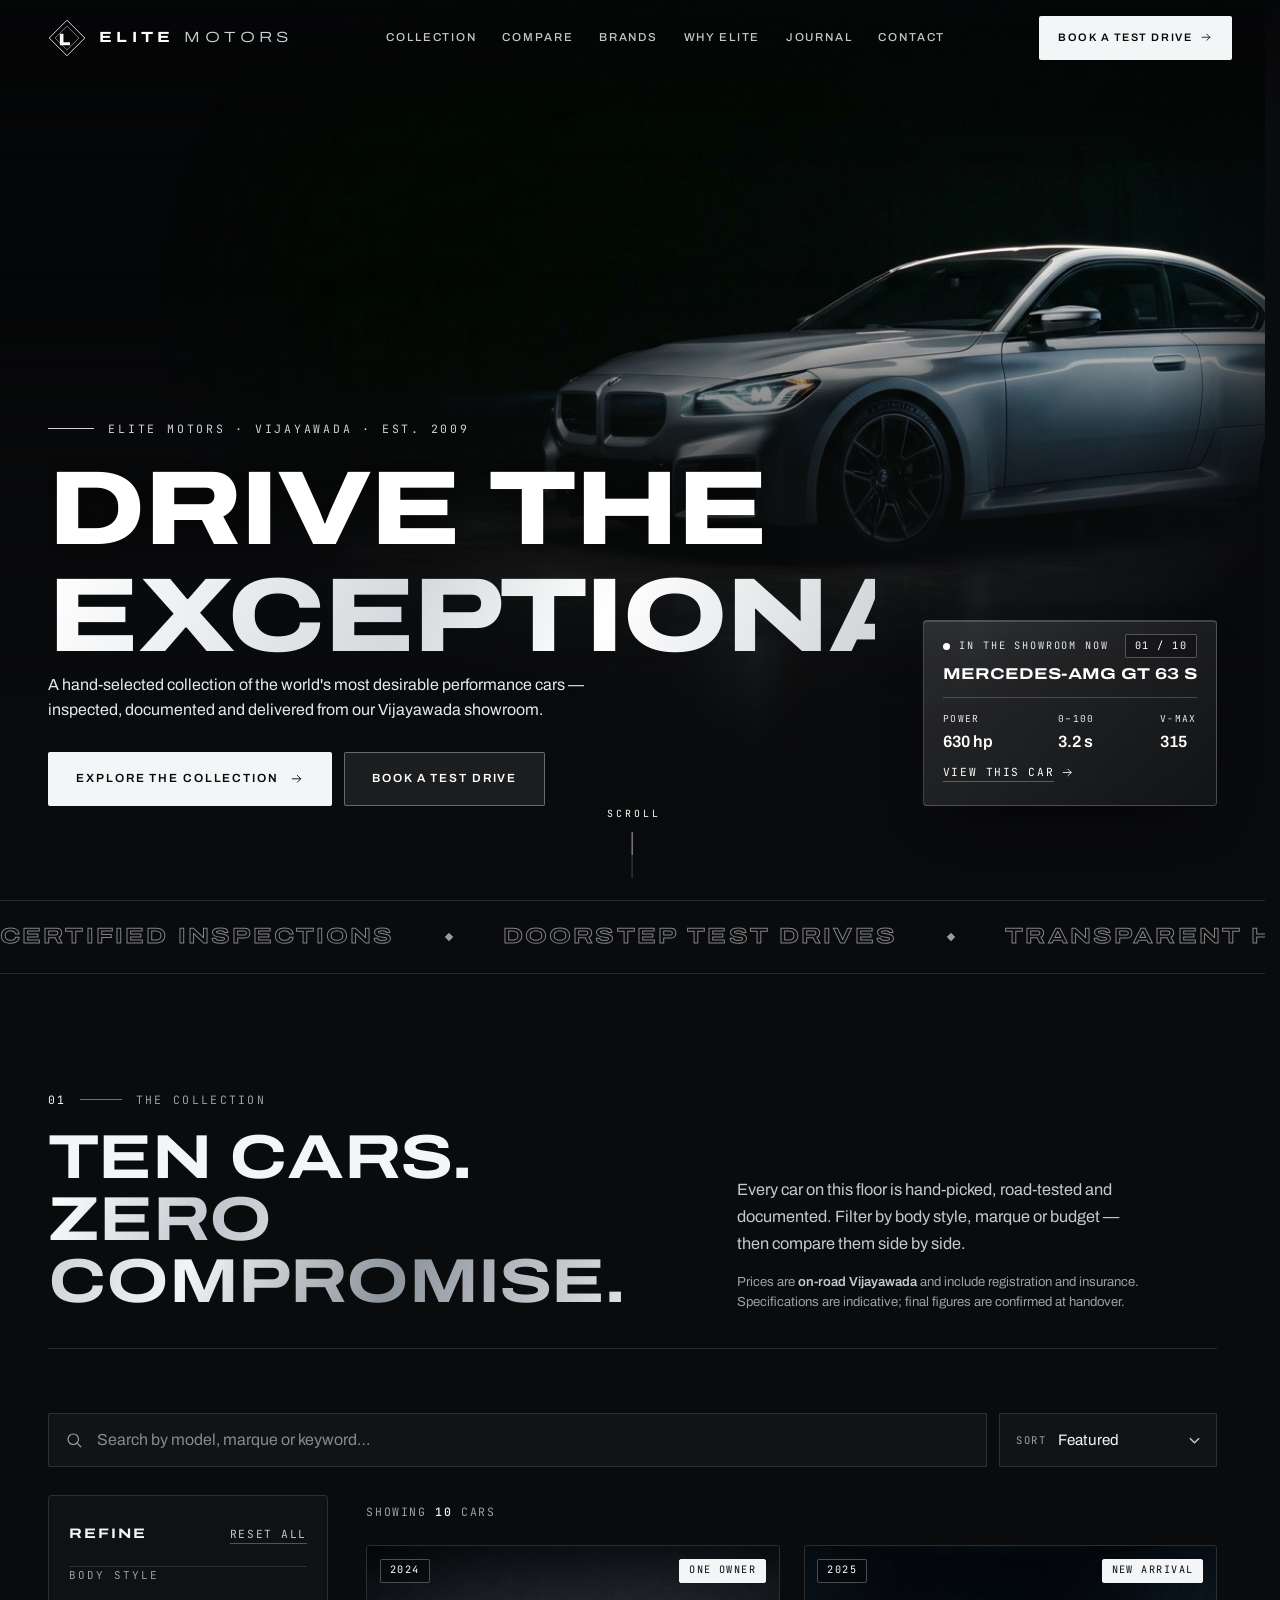
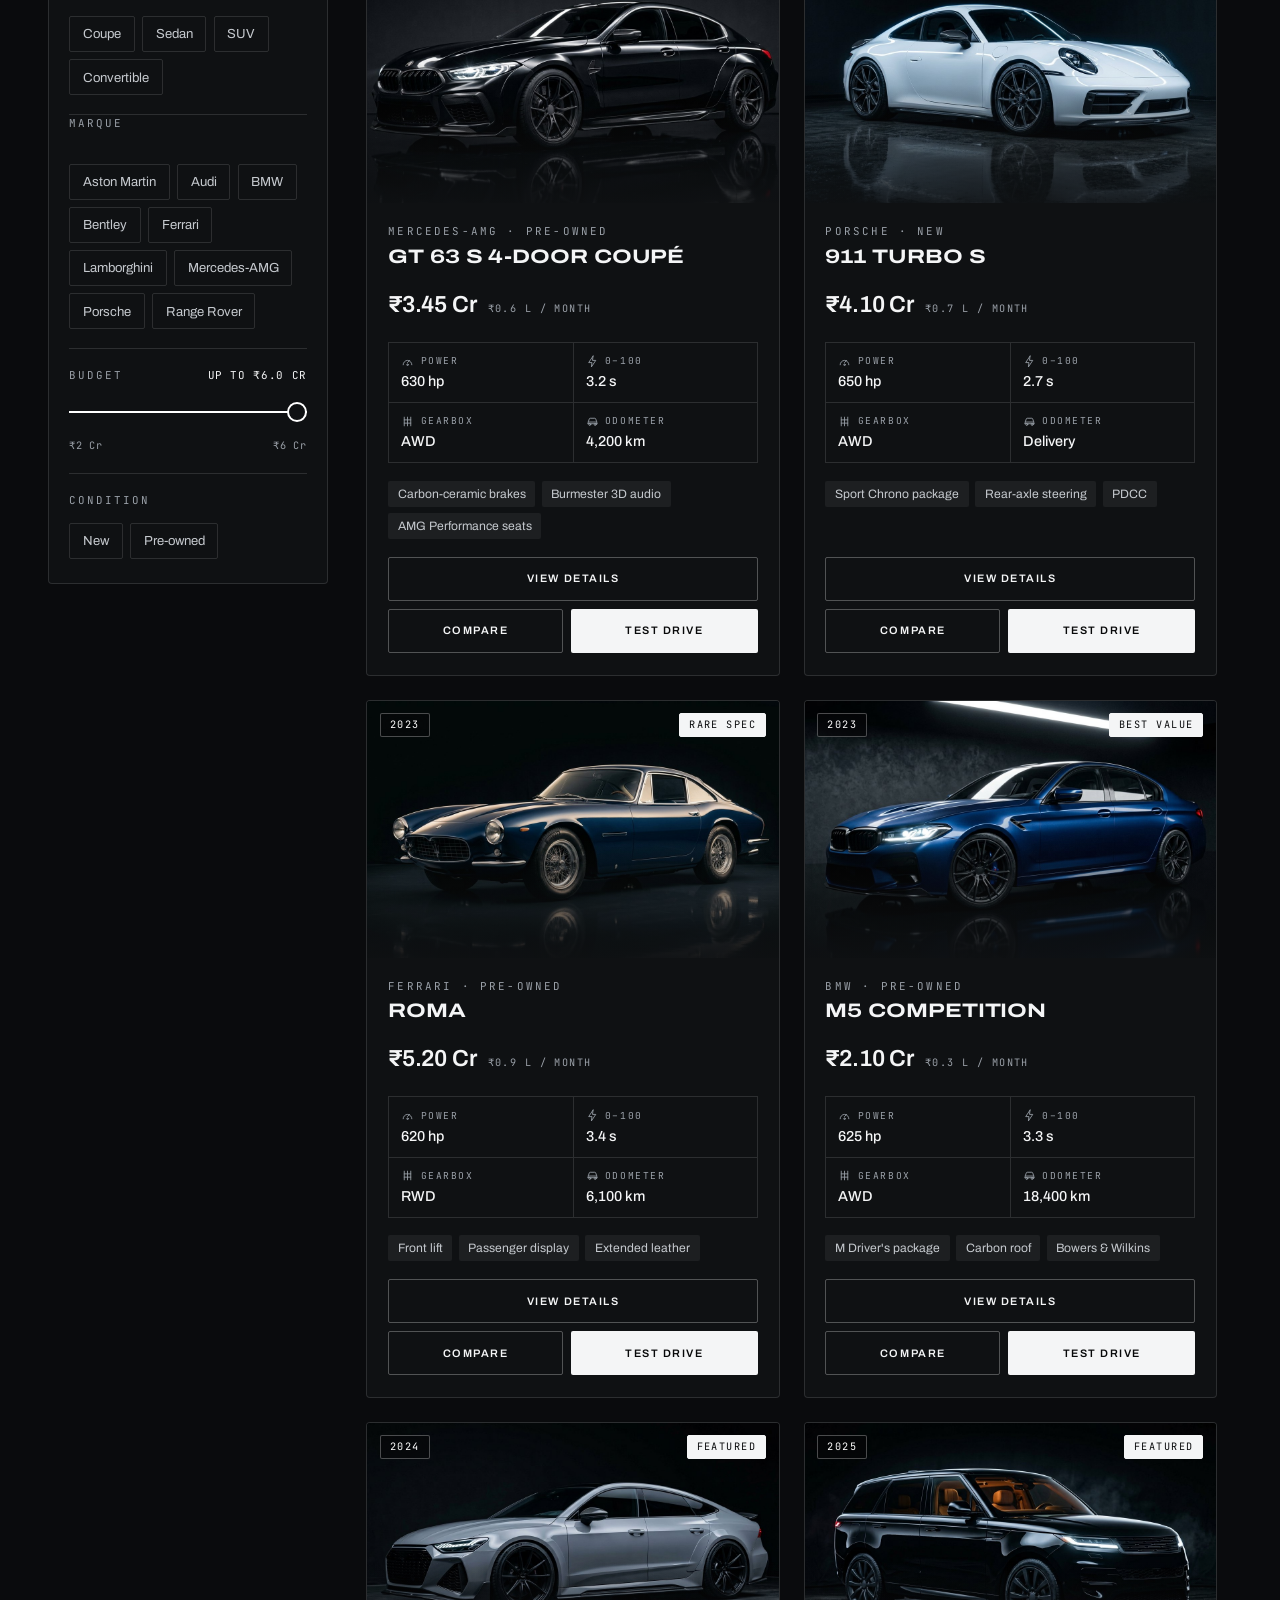
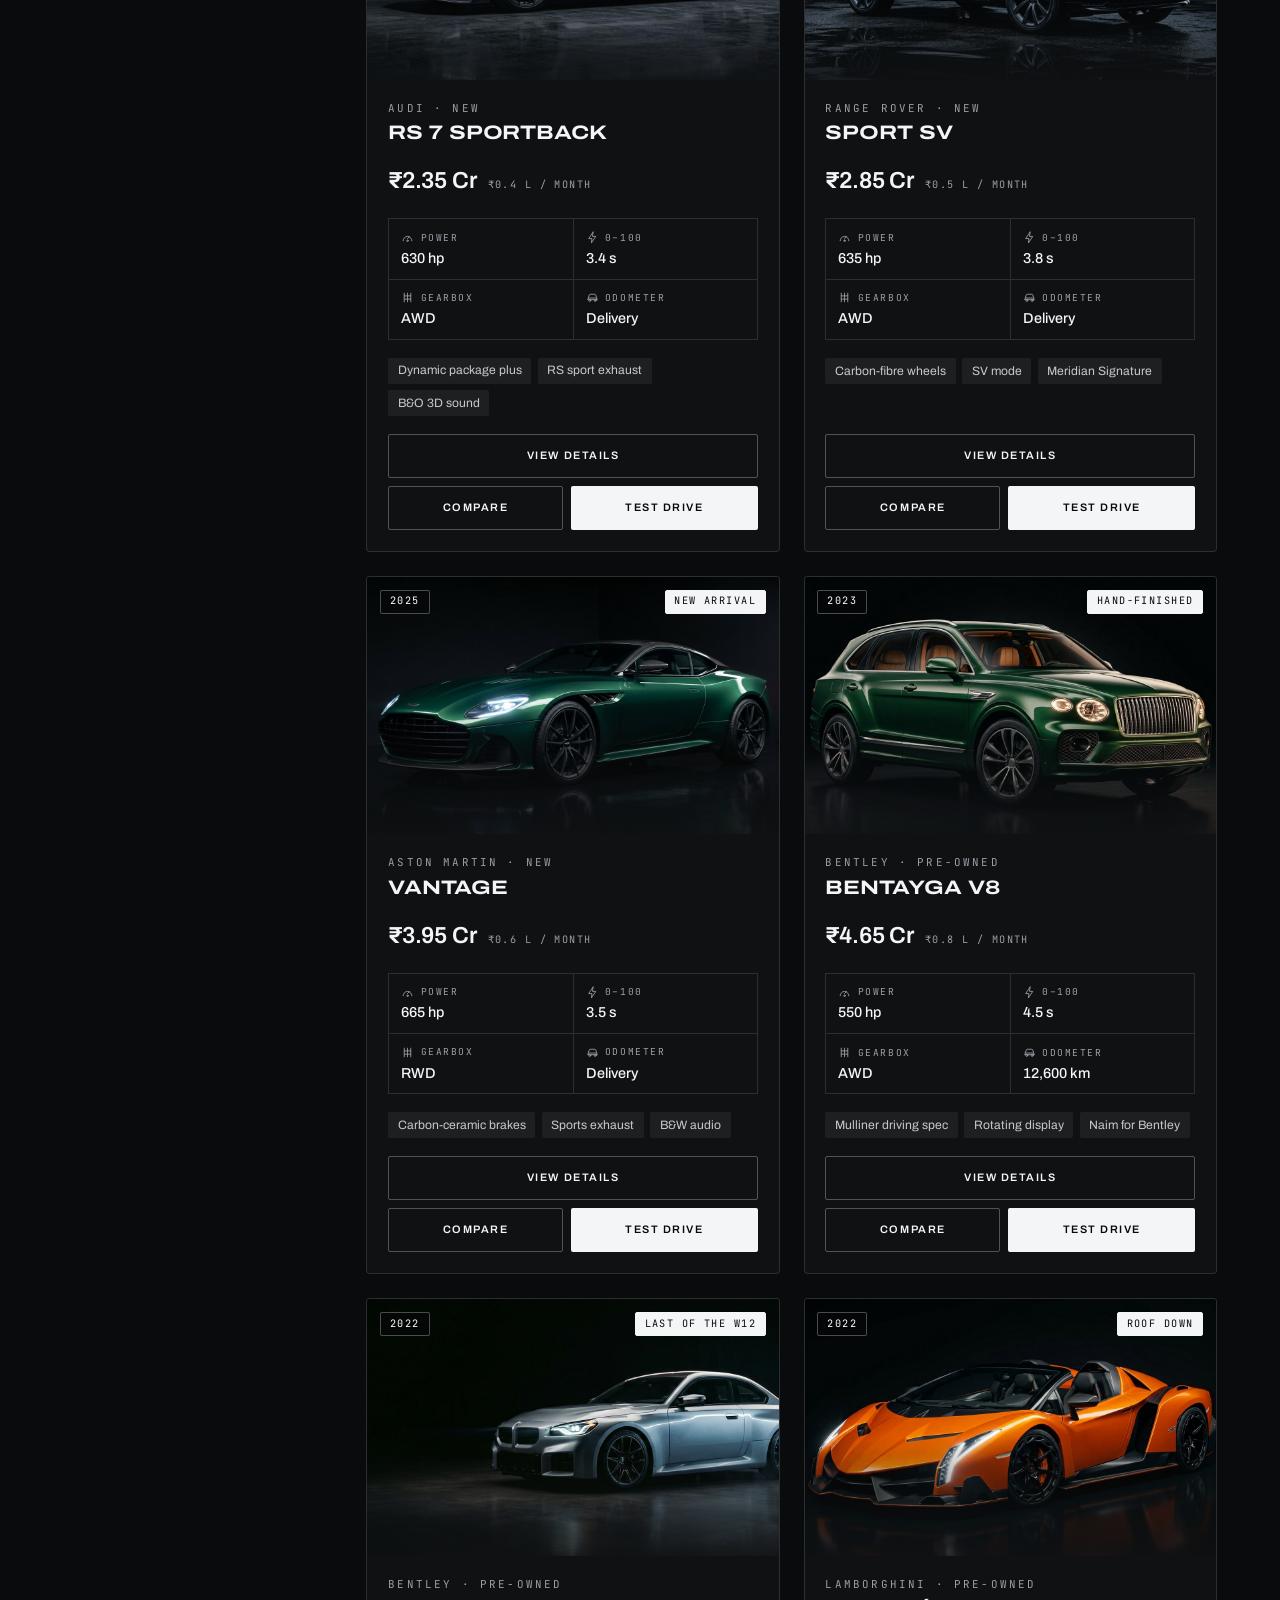
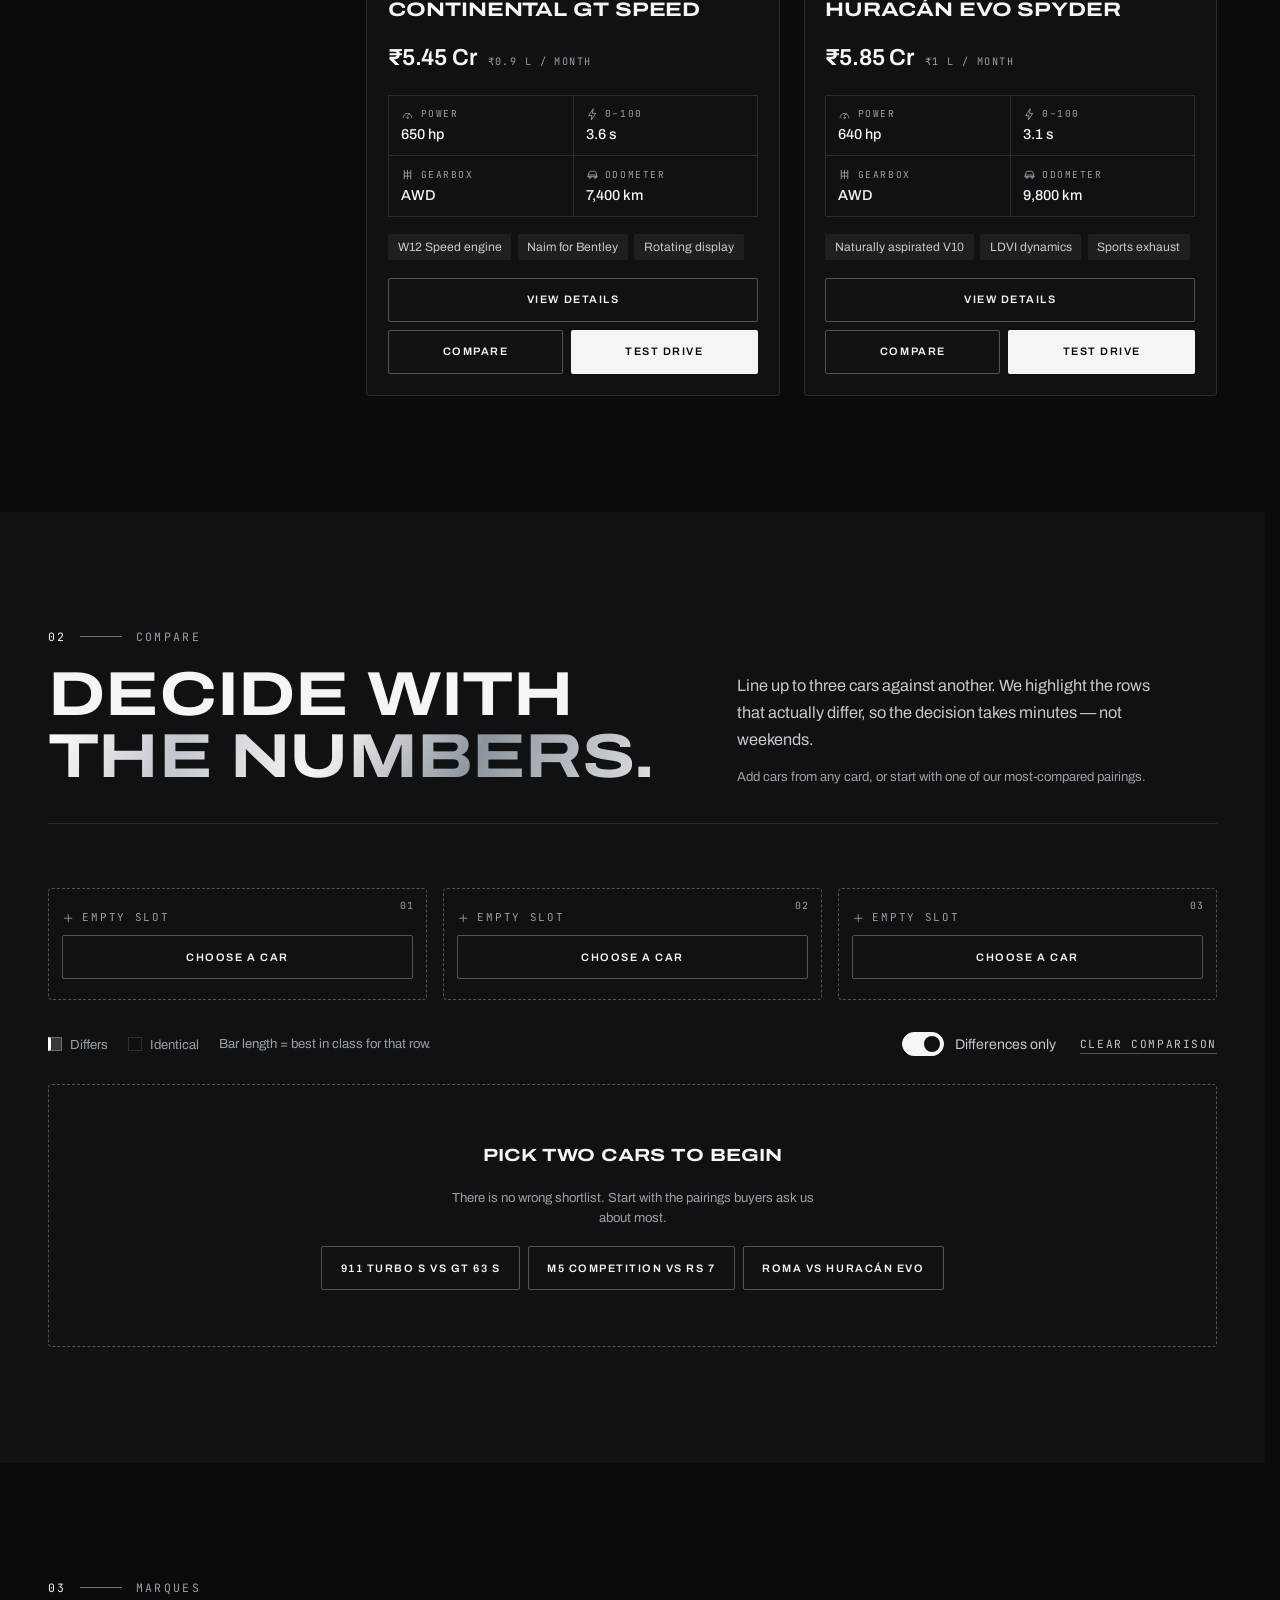
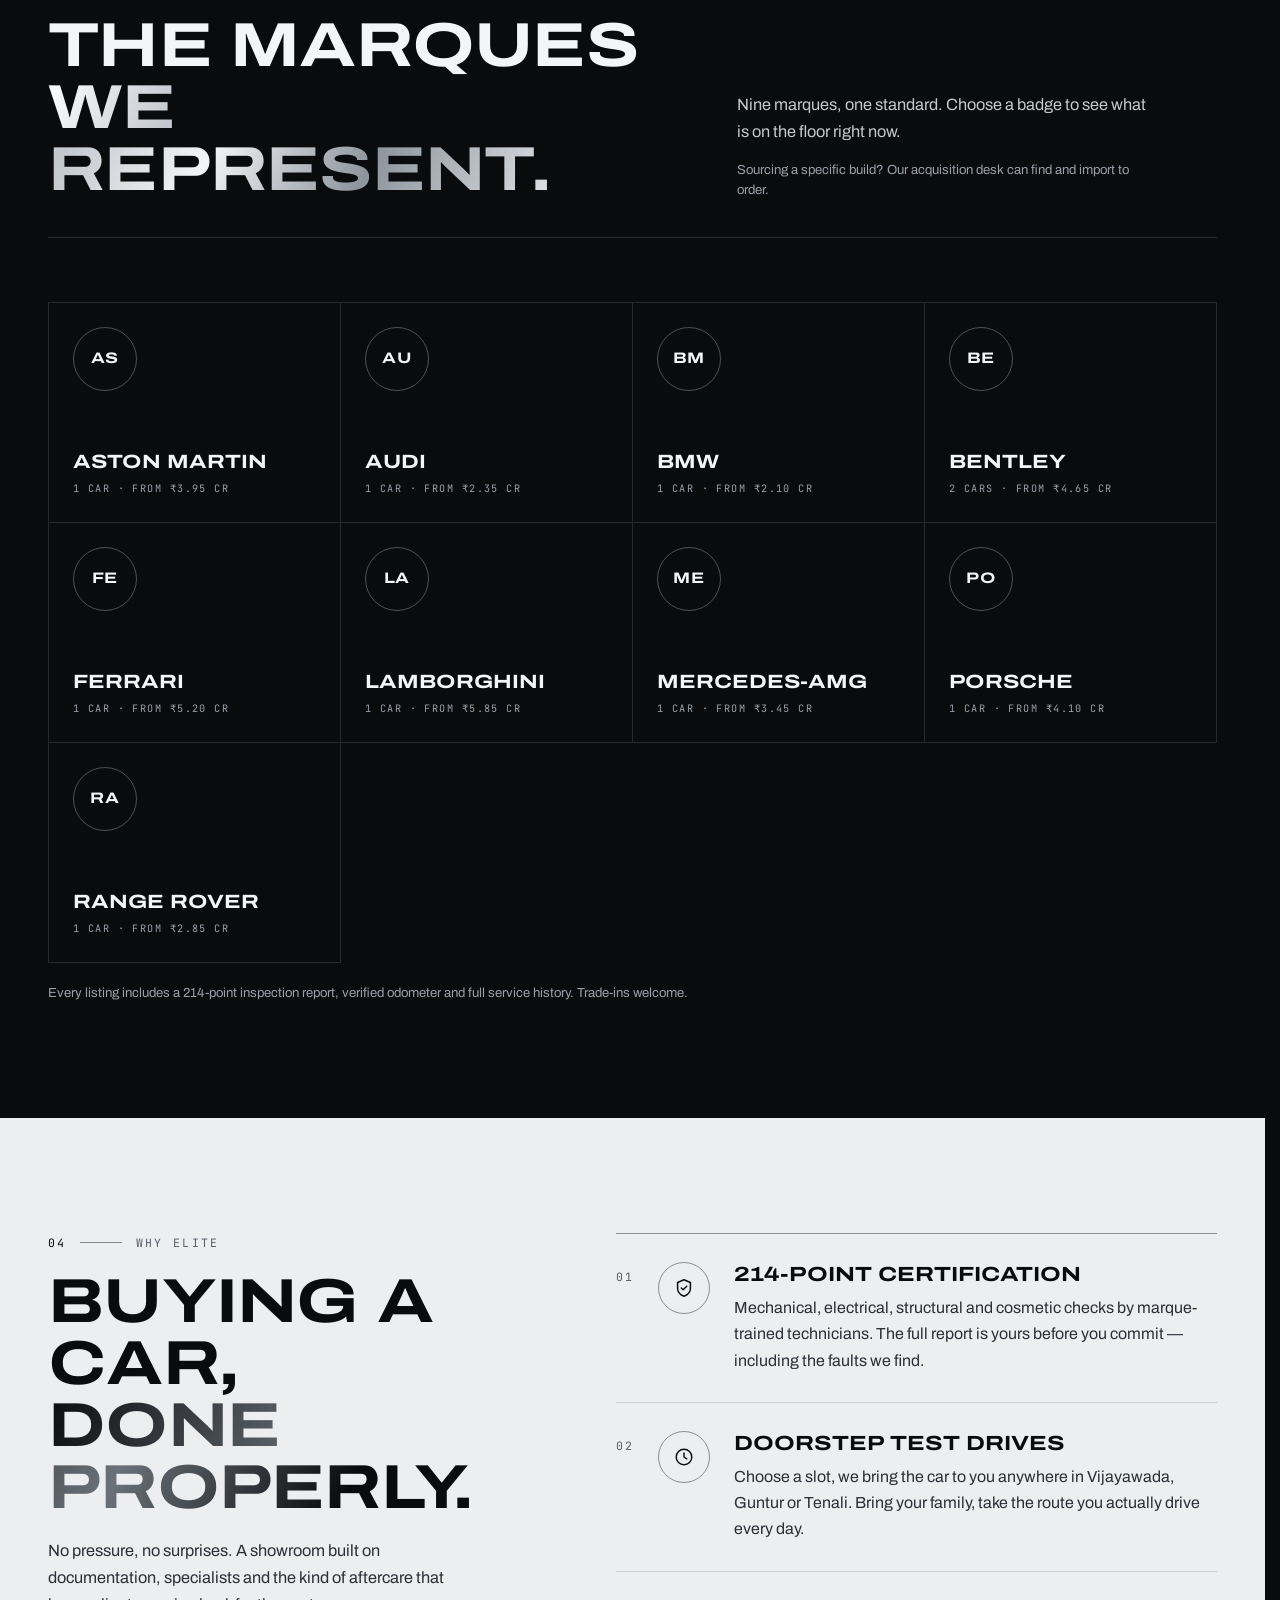
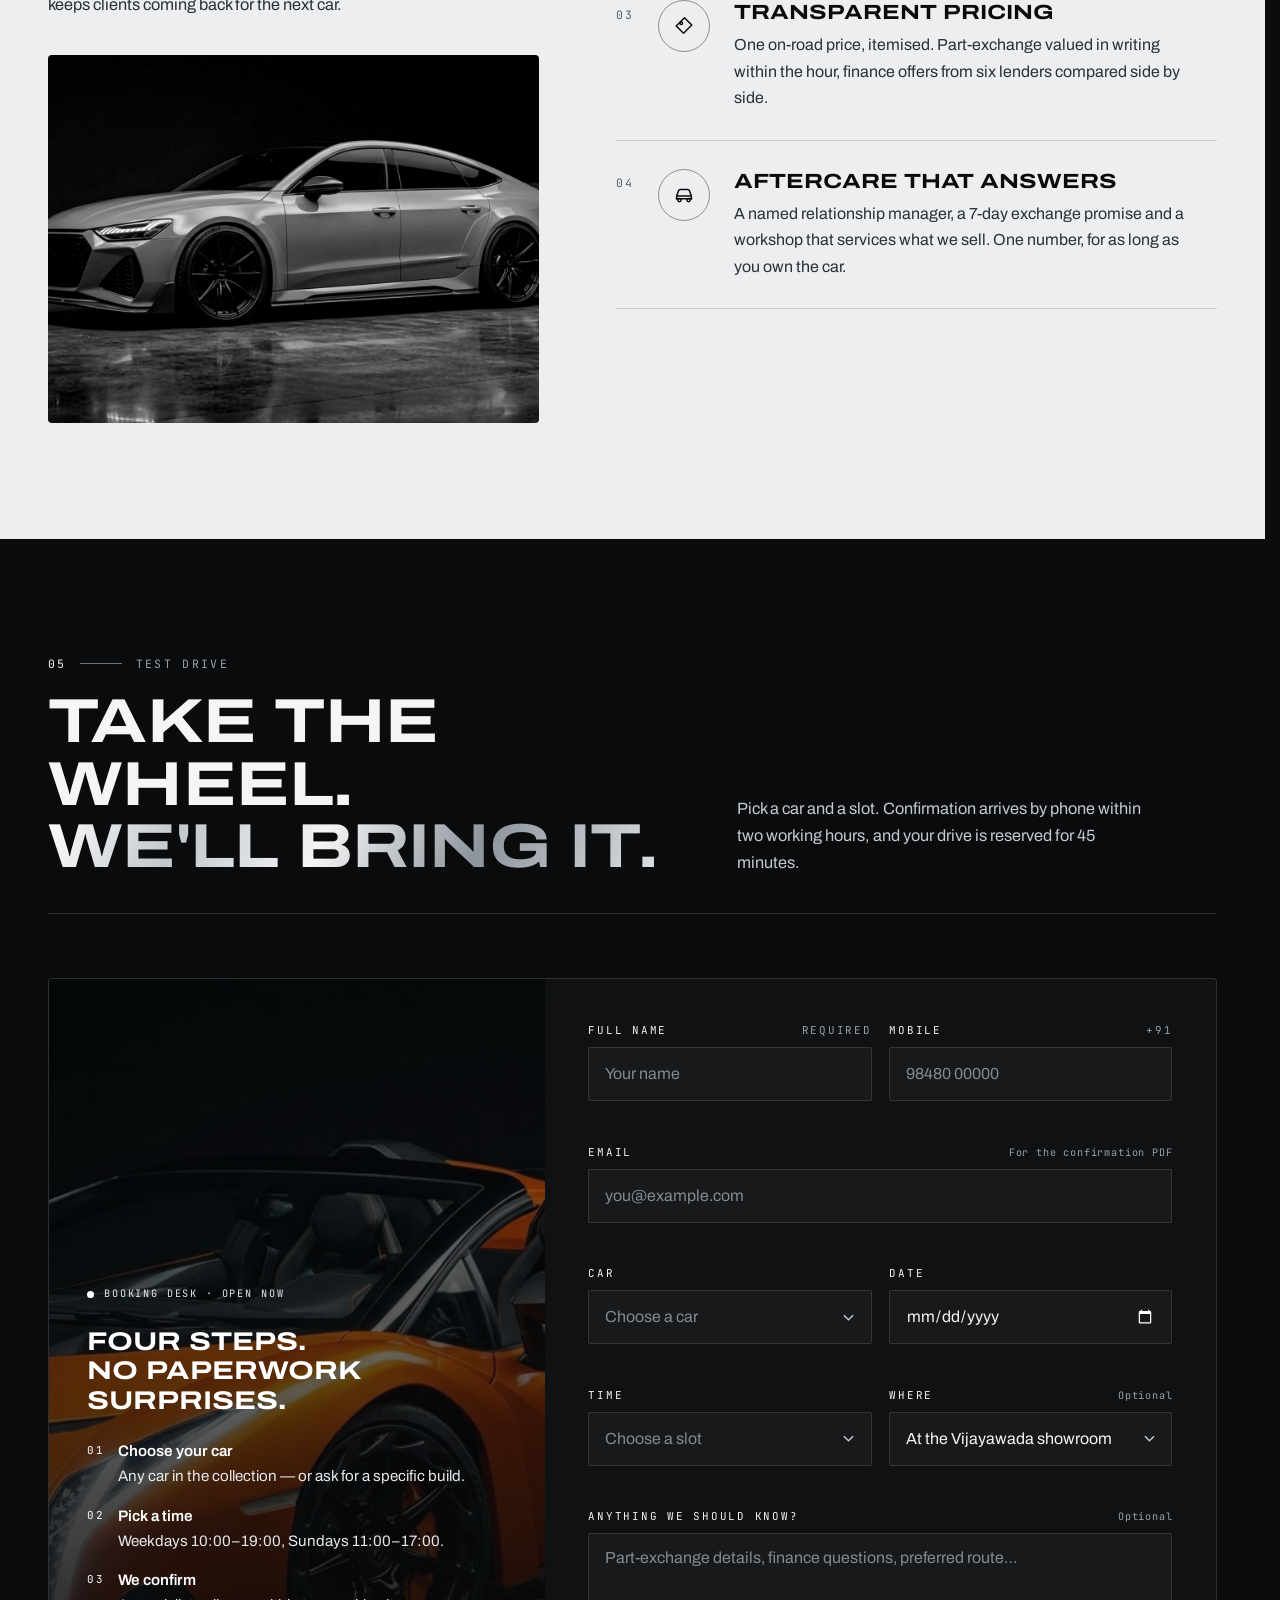
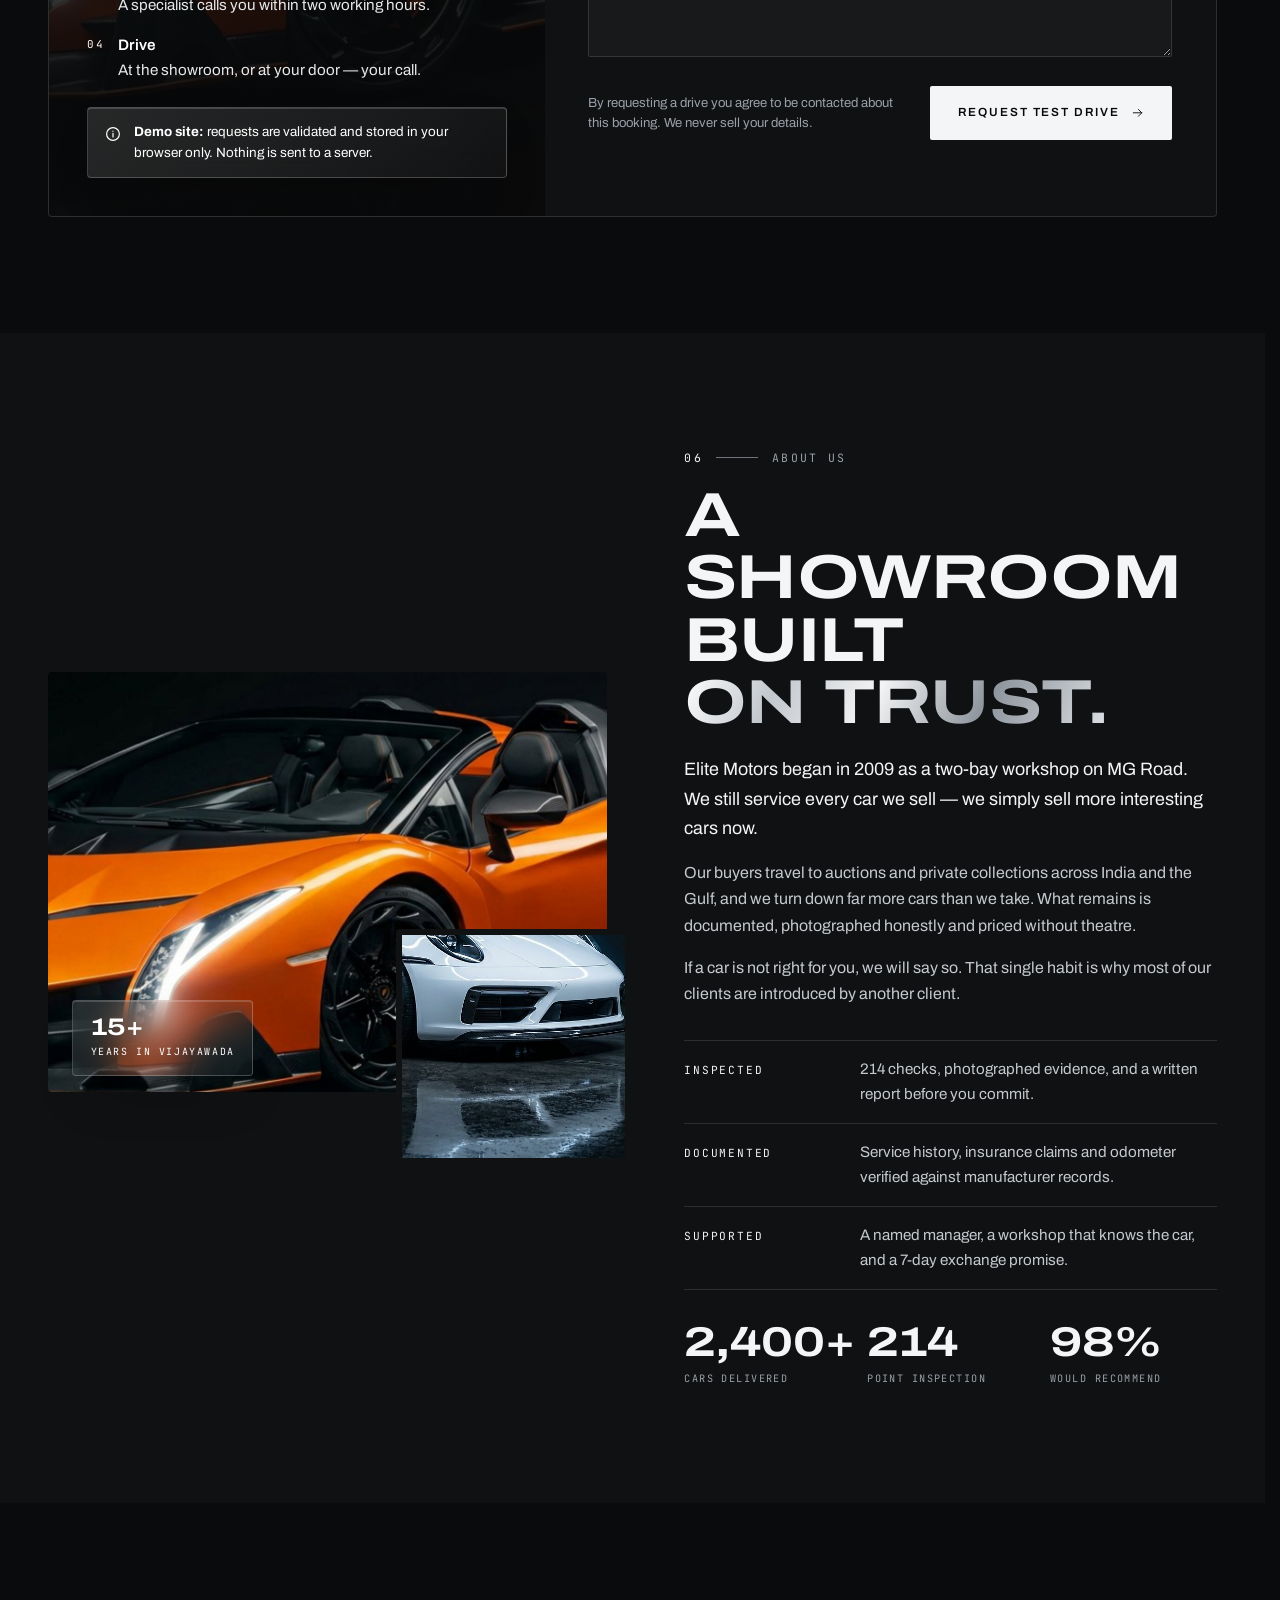
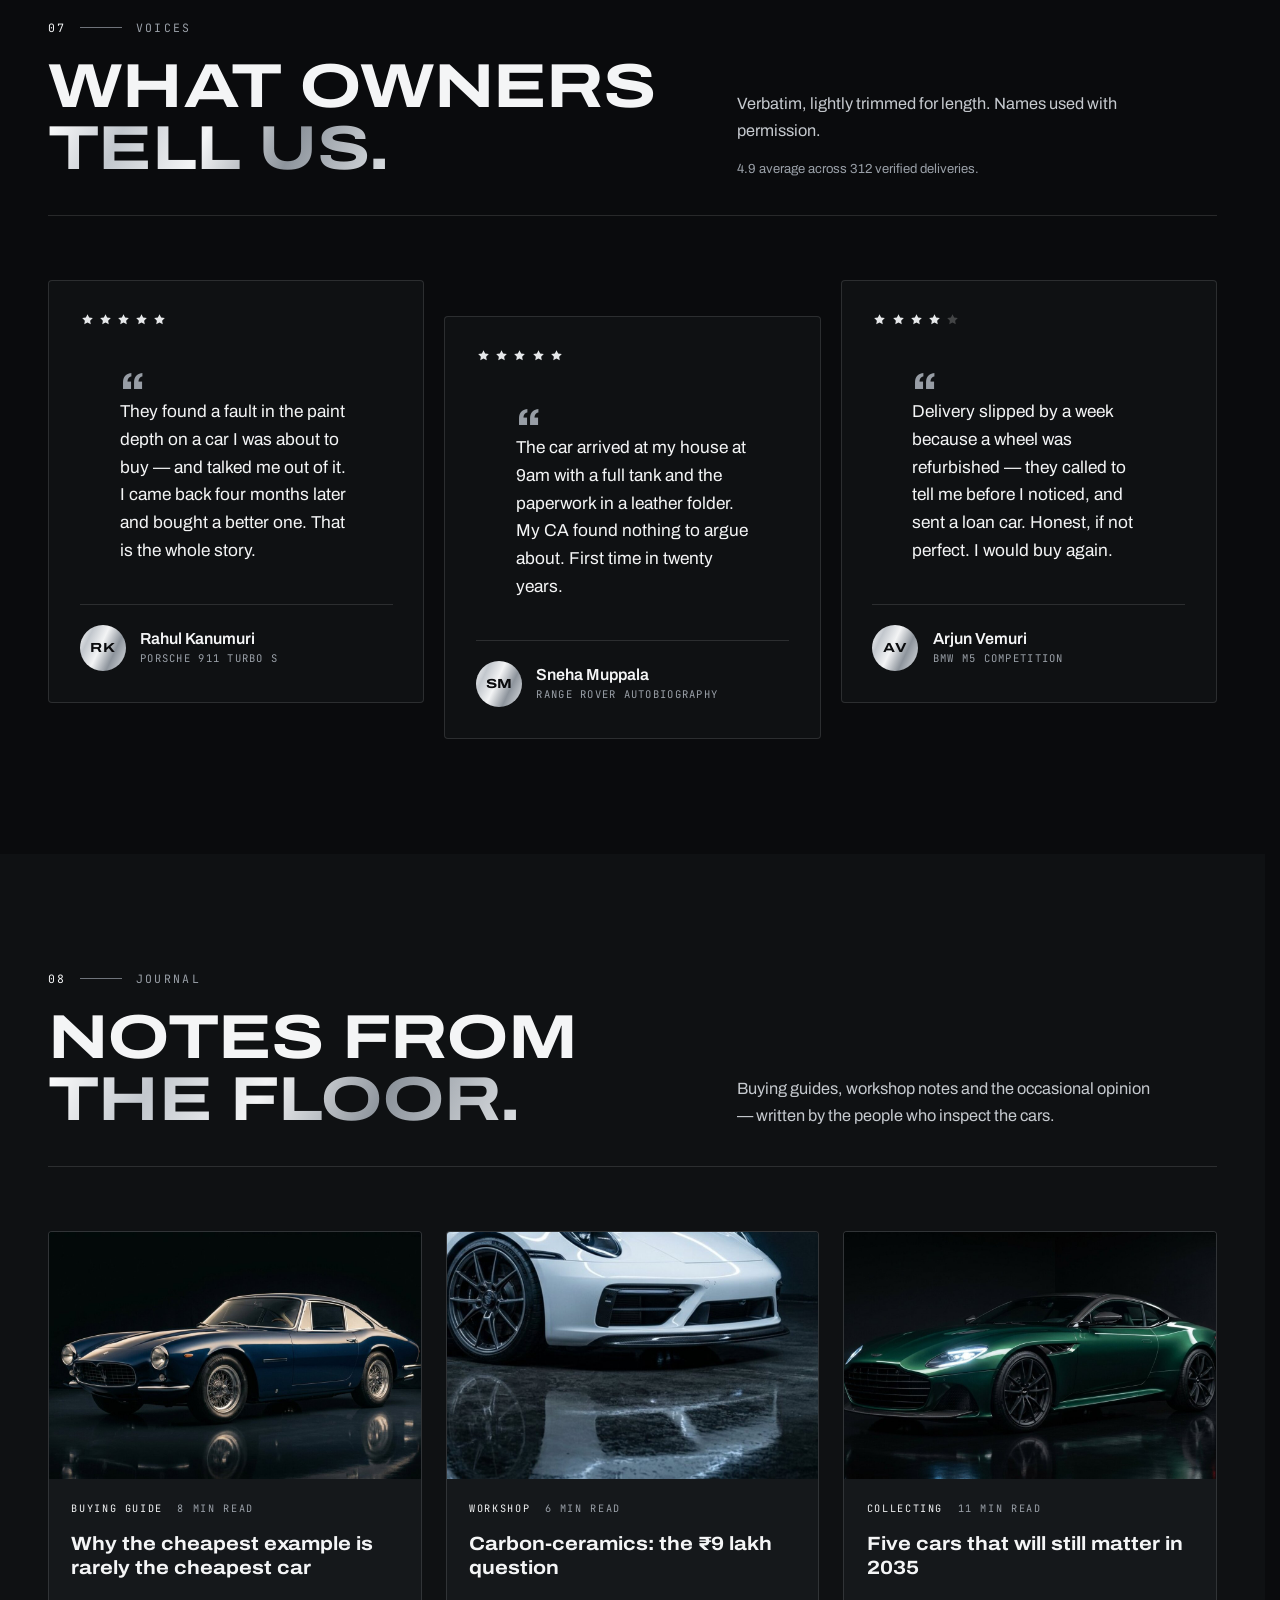
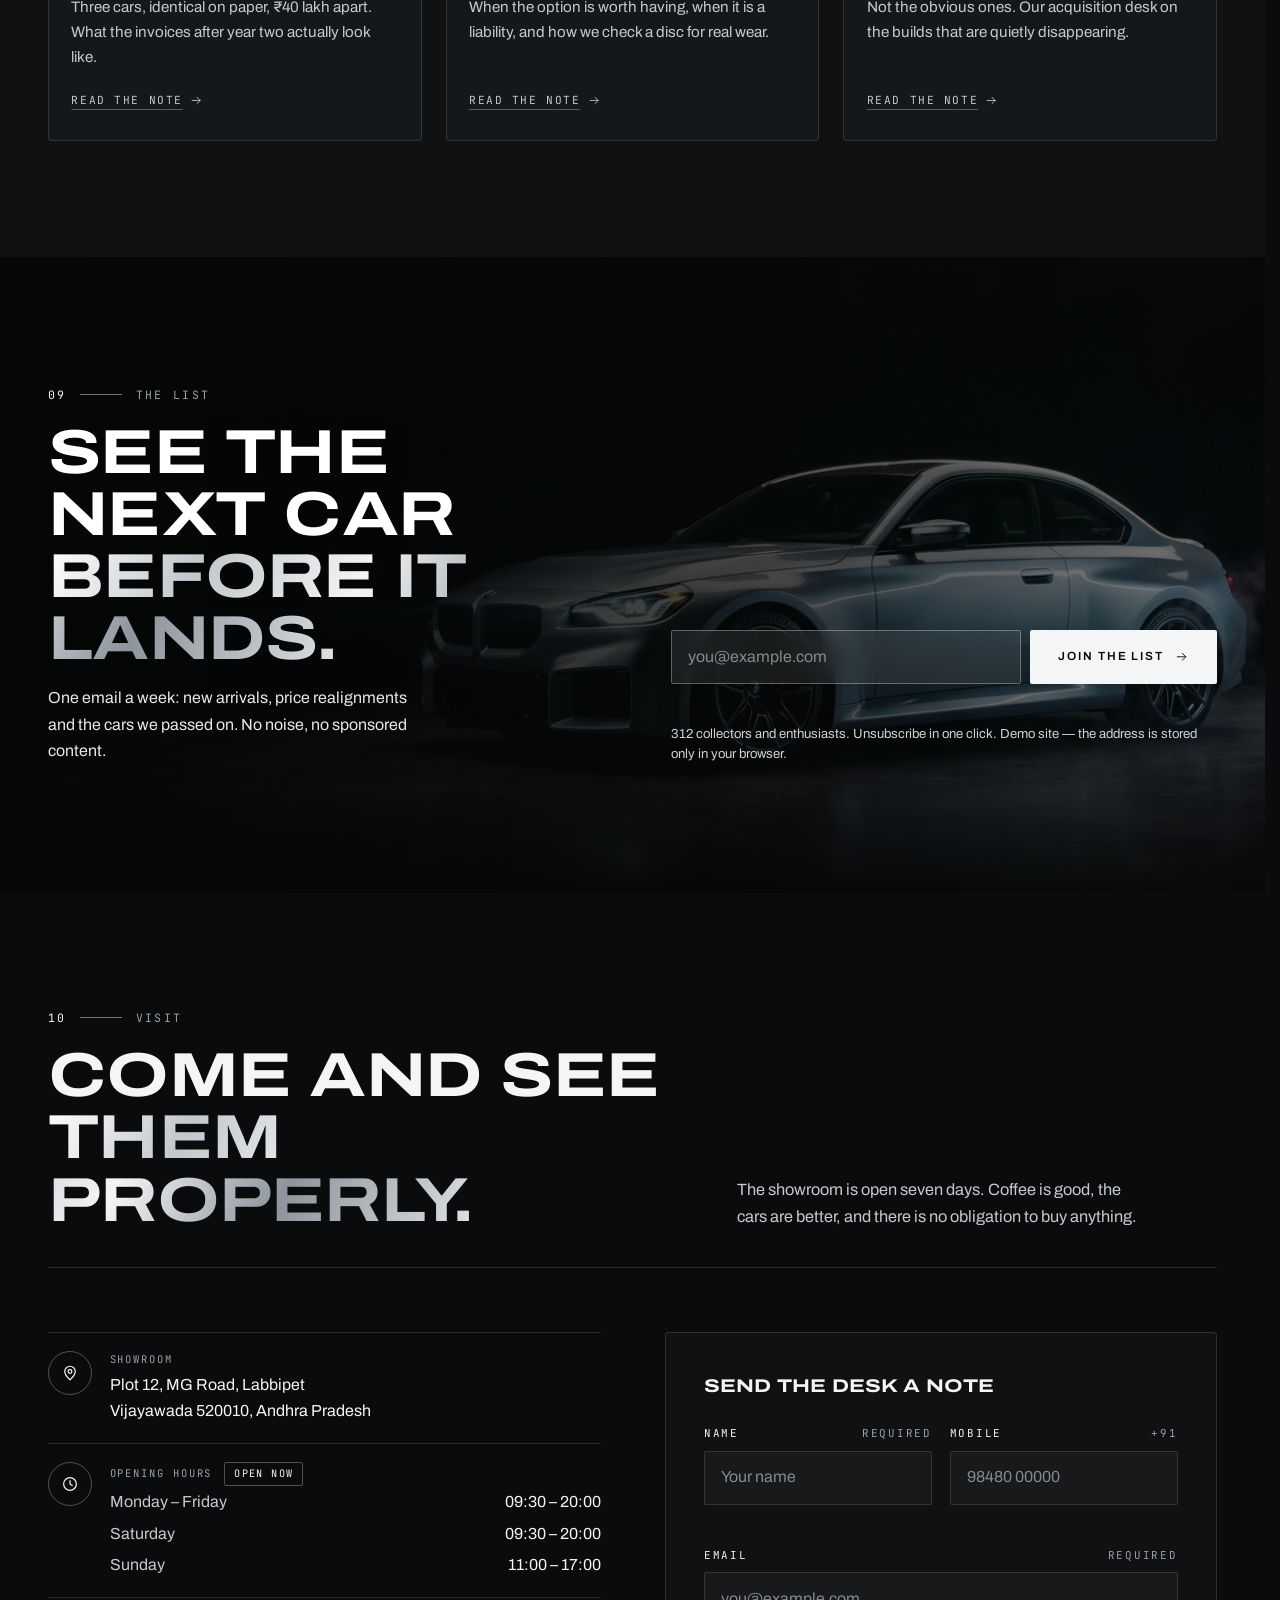
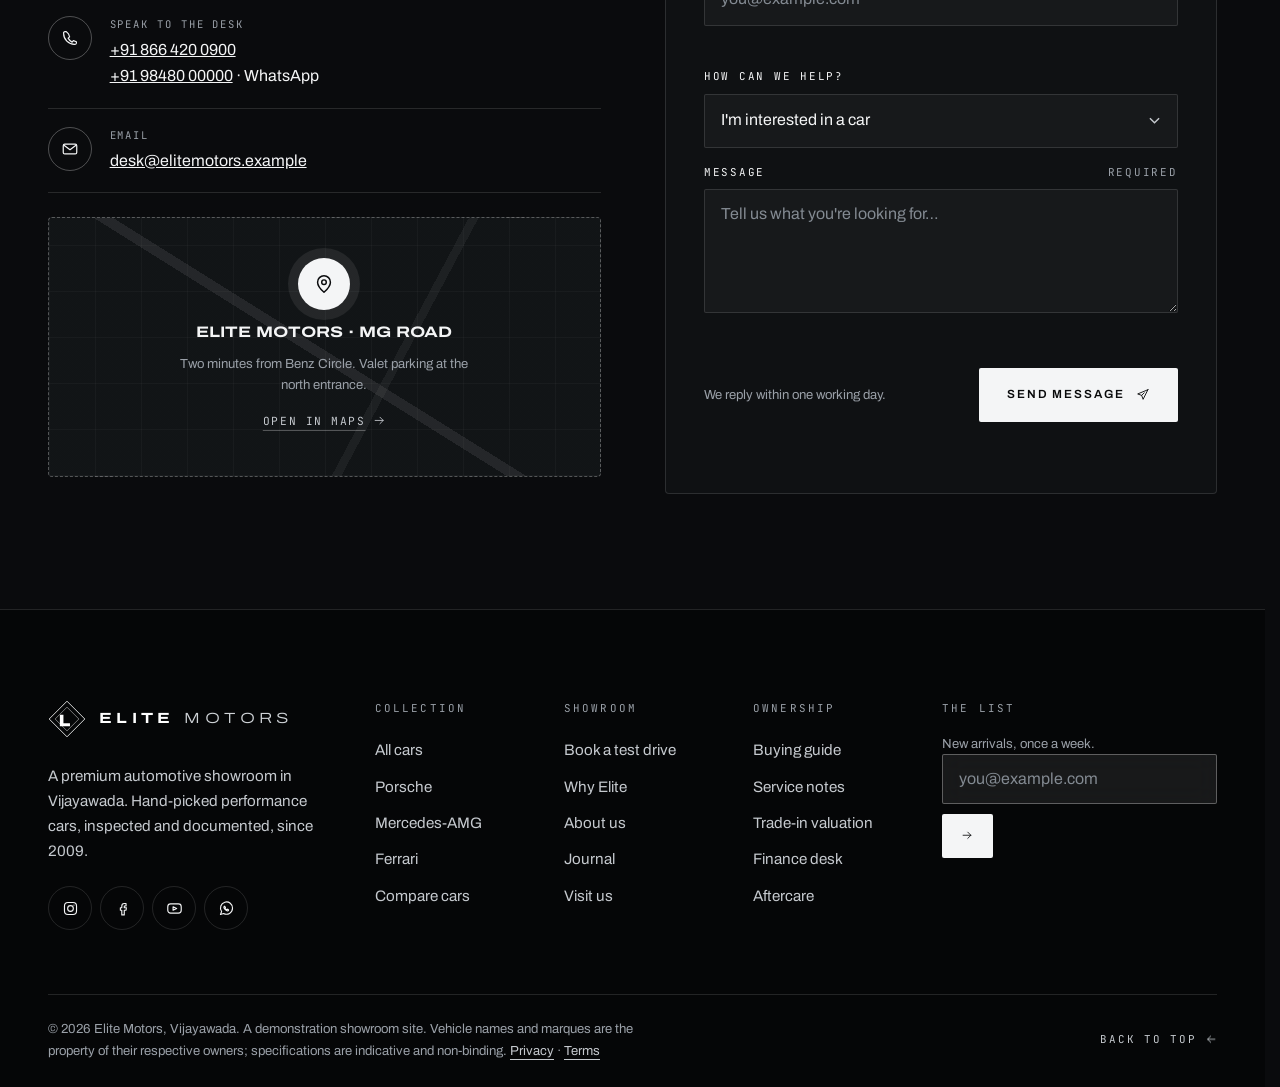
<file: index.html>
<!DOCTYPE html>
<html lang="en" class="no-js">
<head>
<meta charset="utf-8">
<meta name="viewport" content="width=device-width, initial-scale=1">
<title>Elite Motors — Premium Automotive Showroom, Vijayawada</title>
<meta name="description" content="Elite Motors is a premium automotive showroom in Vijayawada. A hand-selected collection of performance cars, certified inspections, transparent history and doorstep test drives.">
<meta name="theme-color" content="#050607">
<meta name="color-scheme" content="dark light">
<link rel="canonical" href="https://gowthamgaraga18-lab.github.io/ELITE-CARS/">
<meta property="og:type" content="website">
<meta property="og:title" content="Elite Motors — Premium Automotive Showroom">
<meta property="og:description" content="The world's most desirable performance cars, curated in Vijayawada. Explore the collection, compare specifications and book a test drive.">
<meta property="og:image" content="https://gowthamgaraga18-lab.github.io/ELITE-CARS/assets/img/og.jpg">
<meta property="og:image:width" content="1200">
<meta property="og:image:height" content="630">
<meta property="og:site_name" content="Elite Motors">
<meta property="og:url" content="https://gowthamgaraga18-lab.github.io/ELITE-CARS/">
<meta name="twitter:card" content="summary_large_image">
<link rel="icon" href="assets/img/favicon.svg" type="image/svg+xml">
<link rel="preconnect" href="https://fonts.googleapis.com">
<link rel="preconnect" href="https://fonts.gstatic.com" crossorigin>
<link rel="stylesheet" href="https://fonts.googleapis.com/css2?family=Archivo:wght@300;400;500;600;700;800&family=JetBrains+Mono:wght@400;500&display=swap">
<link rel="stylesheet" href="styles.css">
<script>document.documentElement.classList.replace('no-js', 'js');</script>
</head>
<body>

<a class="skip-link" href="#main">Skip to content</a>

<!-- ============================================================ ICON SPRITE -->
<svg class="sprite" aria-hidden="true" focusable="false" xmlns="http://www.w3.org/2000/svg">
  <symbol id="i-arrow" viewBox="0 0 24 24"><path d="M4 12h15M13 6l6 6-6 6"/></symbol>
  <symbol id="i-arrow-up" viewBox="0 0 24 24"><path d="M12 19V5M6 11l6-6 6 6"/></symbol>
  <symbol id="i-search" viewBox="0 0 24 24"><circle cx="11" cy="11" r="7"/><path d="M16.5 16.5 21 21"/></symbol>
  <symbol id="i-close" viewBox="0 0 24 24"><path d="M6 6l12 12M18 6 6 18"/></symbol>
  <symbol id="i-plus" viewBox="0 0 24 24"><path d="M12 5v14M5 12h14"/></symbol>
  <symbol id="i-minus" viewBox="0 0 24 24"><path d="M5 12h14"/></symbol>
  <symbol id="i-check" viewBox="0 0 24 24"><path d="M4 12.5 9.5 18 20 6.5"/></symbol>
  <symbol id="i-chevron" viewBox="0 0 24 24"><path d="M9 5l7 7-7 7"/></symbol>
  <symbol id="i-gauge" viewBox="0 0 24 24"><path d="M4 18a8 8 0 1 1 16 0"/><path d="M12 14l4-4"/><circle cx="12" cy="18" r="1.4"/></symbol>
  <symbol id="i-clock" viewBox="0 0 24 24"><circle cx="12" cy="12" r="8.5"/><path d="M12 7.5V12l3 2"/></symbol>
  <symbol id="i-gear" viewBox="0 0 24 24"><path d="M6 4v16M12 4v16M18 4v16"/><path d="M6 9h12M6 15h12"/></symbol>
  <symbol id="i-fuel" viewBox="0 0 24 24"><path d="M5 21V5a2 2 0 0 1 2-2h5a2 2 0 0 1 2 2v16"/><path d="M3 21h13"/><path d="M14 9h2.5a2 2 0 0 1 2 2v6a1.8 1.8 0 1 0 3.5 0V9l-2-2"/></symbol>
  <symbol id="i-seat" viewBox="0 0 24 24"><path d="M7 4h6a3 3 0 0 1 3 3v7H8a3 3 0 0 1-3-3V5a1 1 0 0 1 1-1Z"/><path d="M6 14v5a1 1 0 0 0 1 1h9"/></symbol>
  <symbol id="i-calendar" viewBox="0 0 24 24"><rect x="3.5" y="5.5" width="17" height="15" rx="2"/><path d="M3.5 10h17M8 3.5V6M16 3.5V6"/></symbol>
  <symbol id="i-phone" viewBox="0 0 24 24"><path d="M7 3.5H5.5A2 2 0 0 0 3.5 6C3.5 14 10 20.5 18 20.5a2 2 0 0 0 2.5-2V17l-4-1.5-1.7 2a13 13 0 0 1-5.3-5.3l2-1.7L10 6.5Z"/></symbol>
  <symbol id="i-mail" viewBox="0 0 24 24"><rect x="3" y="5.5" width="18" height="13" rx="2"/><path d="m4 7 8 6 8-6"/></symbol>
  <symbol id="i-pin" viewBox="0 0 24 24"><path d="M12 21s7-6.2 7-11a7 7 0 1 0-14 0c0 4.8 7 11 7 11Z"/><circle cx="12" cy="10" r="2.5"/></symbol>
  <symbol id="i-shield" viewBox="0 0 24 24"><path d="M12 3 5 6v6c0 4.5 3 7.6 7 9 4-1.4 7-4.5 7-9V6l-7-3Z"/><path d="m9 12 2 2 4-4"/></symbol>
  <symbol id="i-car" viewBox="0 0 24 24"><path d="M4 16v-3l2-5.5A2 2 0 0 1 7.9 6h8.2a2 2 0 0 1 1.9 1.5L20 13v3"/><path d="M3.5 16h17"/><circle cx="7" cy="17.5" r="1.8"/><circle cx="17" cy="17.5" r="1.8"/><path d="M5 13h14"/></symbol>
  <symbol id="i-sliders" viewBox="0 0 24 24"><path d="M4 7h10M18 7h2M4 17h4M12 17h8"/><circle cx="16" cy="7" r="2"/><circle cx="10" cy="17" r="2"/></symbol>
  <symbol id="i-star" viewBox="0 0 24 24"><path d="m12 3.5 2.6 5.4 5.9.8-4.3 4.1 1 5.9-5.2-2.9-5.2 2.9 1-5.9-4.3-4.1 5.9-.8Z"/></symbol>
  <symbol id="i-bolt" viewBox="0 0 24 24"><path d="M13 2 5 14h6l-1 8 8-12h-6l1-8Z"/></symbol>
  <symbol id="i-tag" viewBox="0 0 24 24"><path d="m12.5 3 8 8-9 9-8-8 9-9Z"/><circle cx="9" cy="9" r="1.4"/></symbol>
  <symbol id="i-info" viewBox="0 0 24 24"><circle cx="12" cy="12" r="8.5"/><path d="M12 11v5M12 8.2v.2"/></symbol>
  <symbol id="i-send" viewBox="0 0 24 24"><path d="M21 3 3 10.5l7 2.5 2.5 7L21 3Z"/><path d="m10 13 4.5-4.5"/></symbol>
  <symbol id="i-ig" viewBox="0 0 24 24"><rect x="3.5" y="3.5" width="17" height="17" rx="5"/><circle cx="12" cy="12" r="4"/><path d="M16.9 7.1v.1"/></symbol>
  <symbol id="i-fb" viewBox="0 0 24 24"><path d="M14.5 8.5H17V5h-2.5A3.5 3.5 0 0 0 11 8.5V11H9v3.5h2V21h3.5v-6.5H17L17.5 11h-3V9a.5.5 0 0 1 .5-.5Z"/></symbol>
  <symbol id="i-yt" viewBox="0 0 24 24"><rect x="2.5" y="5.5" width="19" height="13" rx="4"/><path d="m10 9.5 5 2.5-5 2.5v-5Z"/></symbol>
  <symbol id="i-wa" viewBox="0 0 24 24"><path d="M20.5 11.7A8.5 8.5 0 0 1 7.9 19L3.5 20.5l1.6-4.3A8.5 8.5 0 1 1 20.5 11.7Z"/><path d="M9 8.8c.4-.1.6 0 .8.4l.7 1.2c.1.3 0 .5-.2.7l-.4.4c.5 1 1.3 1.7 2.3 2.2l.4-.5c.2-.2.4-.3.7-.2l1.3.6c.3.2.4.4.3.8-.2.6-.8 1-1.4 1-1.9.1-5-3-5.2-4.9 0-.6.3-1.3.9-1.5Z"/></symbol>
  <symbol id="i-logo" viewBox="0 0 64 64">
    <path d="M32 2 62 32 32 62 2 32Z" fill="none" stroke="currentColor" stroke-width="1.4"/>
    <path d="M32 12 52 32 32 52 12 32Z" fill="none" stroke="currentColor" stroke-width="1.4" opacity=".55"/>
    <path d="M20 25h6v14h11v5H20V25Z" fill="currentColor"/>
  </symbol>
</svg>

<!-- =============================================================== PRELOADER -->
<div class="preloader" id="preloader" aria-hidden="true">
  <div class="preloader__inner">
    <svg class="preloader__mark" aria-hidden="true"><use href="#i-logo"></use></svg>
    <p class="preloader__word">Elite Motors</p>
    <div class="preloader__bar"><span></span></div>
  </div>
</div>
<div class="veil" id="veil" aria-hidden="true"></div>

<!-- ================================================================== HEADER -->
<header class="site-header" id="siteHeader">
  <div class="site-header__inner">
    <a class="brand" href="#top" aria-label="Elite Motors — home">
      <svg class="brand__mark" aria-hidden="true"><use href="#i-logo"></use></svg>
      <span class="brand__word">Elite<span>&nbsp;Motors</span></span>
    </a>

    <nav class="nav" aria-label="Primary">
      <ul class="nav__list">
        <li><a class="nav__link" href="#collection">Collection</a></li>
        <li><a class="nav__link" href="#compare">Compare</a></li>
        <li><a class="nav__link" href="#brands">Brands</a></li>
        <li><a class="nav__link" href="#why">Why Elite</a></li>
        <li><a class="nav__link" href="#journal">Journal</a></li>
        <li><a class="nav__link" href="#contact">Contact</a></li>
      </ul>
    </nav>

    <div class="site-header__actions">
      <a class="btn btn--light btn--sm site-header__cta" href="#test-drive">
        Book a test drive
        <svg class="icon icon--move" aria-hidden="true"><use href="#i-arrow"></use></svg>
      </a>
      <button class="nav-toggle" id="navToggle" type="button" aria-expanded="false" aria-controls="mobileMenu" aria-label="Open menu">
        <span></span><span></span>
      </button>
    </div>
  </div>
</header>

<div class="mobile-menu" id="mobileMenu" aria-hidden="true">
  <nav aria-label="Mobile">
    <ul class="mobile-menu__list">
      <li><a class="mobile-menu__link" style="--i:0" href="#collection">Collection</a></li>
      <li><a class="mobile-menu__link" style="--i:1" href="#compare">Compare</a></li>
      <li><a class="mobile-menu__link" style="--i:2" href="#brands">Brands</a></li>
      <li><a class="mobile-menu__link" style="--i:3" href="#why">Why Elite</a></li>
      <li><a class="mobile-menu__link" style="--i:4" href="#test-drive">Test drive</a></li>
      <li><a class="mobile-menu__link" style="--i:5" href="#journal">Journal</a></li>
      <li><a class="mobile-menu__link" style="--i:6" href="#contact">Contact</a></li>
    </ul>
  </nav>
  <div class="mobile-menu__foot">
    <a class="btn btn--light btn--block" href="#test-drive">
      Reserve a test drive
      <svg class="icon icon--move" aria-hidden="true"><use href="#i-arrow"></use></svg>
    </a>
    <p class="note">Vijayawada · Open today until 20:00 · <a href="tel:+918664200900">+91 866 420 0900</a></p>
  </div>
</div>

<main id="main">
  <span id="top"></span>

  <!-- ================================================================== HERO -->
  <section class="hero" aria-labelledby="heroTitle">
    <div class="hero__media" id="heroMedia">
      <img class="hero__img" src="assets/img/hero.jpg" alt="A silver performance coupe lit in a dark studio" width="1600" height="1067" fetchpriority="high">
    </div>
    <div class="hero__shade" aria-hidden="true"></div>

    <div class="hero__inner" id="heroInner">
      <p class="hero__eyebrow">Elite Motors · Vijayawada · Est. 2009</p>

      <div class="hero__row">
        <div class="hero__lead">
          <h1 class="hero__title" id="heroTitle">
            <span class="hero__line"><span style="--i:0">Drive the</span></span>
            <span class="hero__line"><span class="metal-text" style="--i:1">Exceptional</span></span>
          </h1>
          <p class="hero__sub">A hand-selected collection of the world's most desirable performance cars — inspected, documented and delivered from our Vijayawada showroom.</p>
          <div class="hero__cta">
            <a class="btn btn--light" href="#collection">
              Explore the collection
              <svg class="icon icon--move" aria-hidden="true"><use href="#i-arrow"></use></svg>
            </a>
            <a class="btn btn--glass" href="#test-drive">Book a test drive</a>
          </div>
        </div>

        <aside class="hero__panel glass" aria-label="Featured car">
          <div class="hero__panel-top">
            <p class="hero__panel-label"><i aria-hidden="true"></i> In the showroom now</p>
            <span class="tag tag--glass">01 / 10</span>
          </div>
          <p class="hero__panel-name">Mercedes-AMG GT 63 S</p>
          <dl class="hero__panel-specs">
            <div><dt>Power</dt><dd>630 hp</dd></div>
            <div><dt>0–100</dt><dd>3.2 s</dd></div>
            <div><dt>V-max</dt><dd>315</dd></div>
          </dl>
          <button class="link-btn" type="button" data-open-car="amg-gt">
            View this car
            <svg class="icon" aria-hidden="true"><use href="#i-arrow"></use></svg>
          </button>
        </aside>
      </div>
    </div>

    <a class="scroll-cue" href="#collection">
      <span>Scroll</span>
      <span class="scroll-cue__line" aria-hidden="true"></span>
    </a>
  </section>

  <!-- =============================================================== MARQUEE -->
  <div class="marquee" aria-hidden="true">
    <div class="marquee__track">
      <div class="marquee__group">
        <span class="marquee__item">Certified inspections</span><span class="marquee__sep"></span>
        <span class="marquee__item">Doorstep test drives</span><span class="marquee__sep"></span>
        <span class="marquee__item">Transparent history</span><span class="marquee__sep"></span>
        <span class="marquee__item">Nationwide delivery</span><span class="marquee__sep"></span>
        <span class="marquee__item">Trade-in valuation</span><span class="marquee__sep"></span>
        <span class="marquee__item">Extended warranty</span><span class="marquee__sep"></span>
        <span class="marquee__item">7-day exchange promise</span><span class="marquee__sep"></span>
      </div>
      <div class="marquee__group">
        <span class="marquee__item">Certified inspections</span><span class="marquee__sep"></span>
        <span class="marquee__item">Doorstep test drives</span><span class="marquee__sep"></span>
        <span class="marquee__item">Transparent history</span><span class="marquee__sep"></span>
        <span class="marquee__item">Nationwide delivery</span><span class="marquee__sep"></span>
        <span class="marquee__item">Trade-in valuation</span><span class="marquee__sep"></span>
        <span class="marquee__item">Extended warranty</span><span class="marquee__sep"></span>
        <span class="marquee__item">7-day exchange promise</span><span class="marquee__sep"></span>
      </div>
    </div>
  </div>

  <!-- ============================================================ COLLECTION -->
  <section class="section" id="collection" aria-labelledby="collectionTitle">
    <div class="container">
      <header class="section-head" data-reveal>
        <div>
          <p class="eyebrow"><span class="eyebrow__num">01</span><span class="eyebrow__line"></span> The collection</p>
          <h2 class="section-title" id="collectionTitle">Ten cars.<br><span class="metal-text">Zero compromise.</span></h2>
        </div>
        <div>
          <p class="section-lead">Every car on this floor is hand-picked, road-tested and documented. Filter by body style, marque or budget — then compare them side by side.</p>
          <p class="note">Prices are <strong>on-road Vijayawada</strong> and include registration and insurance. Specifications are indicative; final figures are confirmed at handover.</p>
        </div>
      </header>

      <div class="toolbar" data-reveal>
        <div class="search">
          <svg class="icon" aria-hidden="true"><use href="#i-search"></use></svg>
          <label class="sr-only" for="searchInput">Search the collection</label>
          <input id="searchInput" type="search" placeholder="Search by model, marque or keyword…" autocomplete="off" spellcheck="false">
        </div>

        <div class="sorter">
          <label class="sorter__label" for="sortSelect">Sort</label>
          <select id="sortSelect">
            <option value="featured">Featured</option>
            <option value="price-asc">Price · low to high</option>
            <option value="price-desc">Price · high to low</option>
            <option value="power-desc">Power · most first</option>
            <option value="name-asc">Model · A to Z</option>
          </select>
        </div>

        <button class="btn btn--ghost btn--sm filters-toggle" id="filtersToggle" type="button" aria-expanded="false" aria-controls="filters">
          <svg class="icon" aria-hidden="true"><use href="#i-sliders"></use></svg>
          Filters
          <span class="badge" id="filterBadge" hidden>0</span>
        </button>
      </div>

      <div class="catalog">
        <aside class="filters" id="filters" aria-label="Filter the collection">
          <div class="filters__head">
            <h3 class="filters__title">Refine</h3>
            <button class="link-btn" type="button" id="clearFilters">Reset all</button>
          </div>

          <fieldset class="filter-group">
            <legend class="filter-group__label">Body style</legend>
            <div class="chip-set" id="bodyFilters">
              <label class="chip"><input type="checkbox" name="body" value="Coupe"><span>Coupe</span></label>
              <label class="chip"><input type="checkbox" name="body" value="Sedan"><span>Sedan</span></label>
              <label class="chip"><input type="checkbox" name="body" value="SUV"><span>SUV</span></label>
              <label class="chip"><input type="checkbox" name="body" value="Convertible"><span>Convertible</span></label>
            </div>
          </fieldset>

          <fieldset class="filter-group">
            <legend class="filter-group__label">Marque</legend>
            <div class="chip-set" id="brandFilters"></div>
          </fieldset>

          <div class="filter-group">
            <div class="filter-group__label">
              <label for="priceRange">Budget</label>
              <output id="priceOutput" for="priceRange">Up to ₹6.0 Cr</output>
            </div>
            <input class="range" id="priceRange" type="range" min="2" max="6" step="0.1" value="6" aria-describedby="priceScale">
            <div class="range-scale" id="priceScale"><span>₹2 Cr</span><span>₹6 Cr</span></div>
          </div>

          <div class="filter-group">
            <div class="filter-group__label"><span>Condition</span></div>
            <div class="chip-set" id="conditionFilters">
              <label class="chip"><input type="checkbox" name="condition" value="new"><span>New</span></label>
              <label class="chip"><input type="checkbox" name="condition" value="pre-owned"><span>Pre-owned</span></label>
            </div>
          </div>
        </aside>

        <div>
          <div class="results-bar">
            <p class="results-bar__count" aria-live="polite" id="resultsCount">Showing <strong>10</strong> cars</p>
            <button class="link-btn" type="button" id="clearFiltersInline" hidden>Clear filters</button>
          </div>

          <div class="car-grid" id="carGrid"></div>

          <div class="empty-state" id="emptyState" hidden>
            <svg class="icon" aria-hidden="true"><use href="#i-search"></use></svg>
            <h3>No cars match those filters</h3>
            <p class="note">Try widening your budget or clearing a filter. New stock arrives every week — tell us what you are looking for and we will call you first.</p>
            <button class="btn btn--ghost btn--sm" type="button" id="emptyReset">Clear all filters</button>
          </div>
        </div>
      </div>
    </div>
  </section>

  <!-- =============================================================== COMPARE -->
  <section class="section section--alt" id="compare" aria-labelledby="compareTitle">
    <div class="container">
      <header class="section-head" data-reveal>
        <div>
          <p class="eyebrow"><span class="eyebrow__num">02</span><span class="eyebrow__line"></span> Compare</p>
          <h2 class="section-title" id="compareTitle">Decide with<br><span class="metal-text">the numbers.</span></h2>
        </div>
        <div>
          <p class="section-lead">Line up to three cars against another. We highlight the rows that actually differ, so the decision takes minutes — not weekends.</p>
          <p class="note">Add cars from any card, or start with one of our most-compared pairings.</p>
        </div>
      </header>

      <div class="compare-slots" id="compareSlots" aria-live="polite"></div>

      <div class="compare-controls">
        <div class="compare-legend">
          <span><i class="swatch swatch--diff" aria-hidden="true"></i> Differs</span>
          <span><i class="swatch swatch--same" aria-hidden="true"></i> Identical</span>
          <span class="note">Bar length = best in class for that row.</span>
        </div>
        <div class="compare-controls__right">
          <label class="switch">
            <input type="checkbox" id="diffOnly" checked>
            <span class="switch__track" aria-hidden="true"></span>
            <span>Differences only</span>
          </label>
          <button class="link-btn" type="button" id="clearCompare">Clear comparison</button>
        </div>
      </div>

      <p class="cmp-swipe" id="cmpSwipe" hidden>Swipe the table sideways to see every car →</p>
      <div class="cmp-wrap" id="cmpWrap" hidden>
        <table class="cmp" id="cmpTable"></table>
      </div>

      <div class="compare-hint" id="compareHint">
        <h3>Pick two cars to begin</h3>
        <p class="note">There is no wrong shortlist. Start with the pairings buyers ask us about most.</p>
        <div class="compare-hint__quick" id="compareQuick"></div>
      </div>
    </div>
  </section>

  <!-- ================================================================ BRANDS -->
  <section class="section" id="brands" aria-labelledby="brandsTitle">
    <div class="container">
      <header class="section-head" data-reveal>
        <div>
          <p class="eyebrow"><span class="eyebrow__num">03</span><span class="eyebrow__line"></span> Marques</p>
          <h2 class="section-title" id="brandsTitle">The marques<br><span class="metal-text">we represent.</span></h2>
        </div>
        <div>
          <p class="section-lead">Nine marques, one standard. Choose a badge to see what is on the floor right now.</p>
          <p class="note">Sourcing a specific build? Our acquisition desk can find and import to order.</p>
        </div>
      </header>

      <div class="brand-grid" id="brandGrid" data-reveal></div>
      <p class="note brands-note">Every listing includes a 214-point inspection report, verified odometer and full service history. Trade-ins welcome.</p>
    </div>
  </section>

  <!-- ================================================================== WHY -->
  <section class="section theme-light" id="why" aria-labelledby="whyTitle">
    <div class="container">
      <div class="why">
        <div class="why__intro" data-reveal>
          <p class="eyebrow"><span class="eyebrow__num">04</span><span class="eyebrow__line"></span> Why Elite</p>
          <h2 class="section-title" id="whyTitle">Buying a car,<br><span class="metal-text">done properly.</span></h2>
          <p class="section-lead">No pressure, no surprises. A showroom built on documentation, specialists and the kind of aftercare that keeps clients coming back for the next car.</p>
          <div class="why__figure media" data-label="Elite Motors workshop">
            <img src="assets/img/workshop.jpg" alt="A technician inspecting a sports car in the Elite Motors workshop" loading="lazy" width="1200" height="900">
          </div>
        </div>

        <div class="why__list">
          <article class="why-item" data-reveal>
            <span class="why-item__num">01</span>
            <span class="why-item__icon"><svg class="icon" aria-hidden="true"><use href="#i-shield"></use></svg></span>
            <div>
              <h3 class="why-item__title">214-point certification</h3>
              <p class="why-item__text">Mechanical, electrical, structural and cosmetic checks by marque-trained technicians. The full report is yours before you commit — including the faults we find.</p>
            </div>
          </article>
          <article class="why-item" data-reveal>
            <span class="why-item__num">02</span>
            <span class="why-item__icon"><svg class="icon" aria-hidden="true"><use href="#i-clock"></use></svg></span>
            <div>
              <h3 class="why-item__title">Doorstep test drives</h3>
              <p class="why-item__text">Choose a slot, we bring the car to you anywhere in Vijayawada, Guntur or Tenali. Bring your family, take the route you actually drive every day.</p>
            </div>
          </article>
          <article class="why-item" data-reveal>
            <span class="why-item__num">03</span>
            <span class="why-item__icon"><svg class="icon" aria-hidden="true"><use href="#i-tag"></use></svg></span>
            <div>
              <h3 class="why-item__title">Transparent pricing</h3>
              <p class="why-item__text">One on-road price, itemised. Part-exchange valued in writing within the hour, finance offers from six lenders compared side by side.</p>
            </div>
          </article>
          <article class="why-item" data-reveal>
            <span class="why-item__num">04</span>
            <span class="why-item__icon"><svg class="icon" aria-hidden="true"><use href="#i-car"></use></svg></span>
            <div>
              <h3 class="why-item__title">Aftercare that answers</h3>
              <p class="why-item__text">A named relationship manager, a 7-day exchange promise and a workshop that services what we sell. One number, for as long as you own the car.</p>
            </div>
          </article>
        </div>
      </div>
    </div>
  </section>

  <!-- ============================================================ TEST DRIVE -->
  <section class="section" id="test-drive" aria-labelledby="testDriveTitle">
    <div class="container">
      <header class="section-head" data-reveal>
        <div>
          <p class="eyebrow"><span class="eyebrow__num">05</span><span class="eyebrow__line"></span> Test drive</p>
          <h2 class="section-title" id="testDriveTitle">Take the wheel.<br><span class="metal-text">We'll bring it.</span></h2>
        </div>
        <div>
          <p class="section-lead">Pick a car and a slot. Confirmation arrives by phone within two working hours, and your drive is reserved for 45 minutes.</p>
        </div>
      </header>

      <div class="booking" data-reveal>
        <aside class="booking__aside">
          <div class="booking__bg media" data-label="Elite Motors showroom">
            <img src="assets/img/showroom.jpg" alt="The Elite Motors showroom at night" loading="lazy" width="1200" height="1500">
          </div>
          <p class="hero__panel-label"><i aria-hidden="true"></i> Booking desk · open now</p>
          <h3 class="booking__aside-title">Four steps.<br>No paperwork surprises.</h3>
          <ol class="steps">
            <li><div><strong>Choose your car</strong>Any car in the collection — or ask for a specific build.</div></li>
            <li><div><strong>Pick a time</strong>Weekdays 10:00–19:00, Sundays 11:00–17:00.</div></li>
            <li><div><strong>We confirm</strong>A specialist calls you within two working hours.</div></li>
            <li><div><strong>Drive</strong>At the showroom, or at your door — your call.</div></li>
          </ol>
          <p class="demo-note glass"><svg class="icon" aria-hidden="true"><use href="#i-info"></use></svg><span><b>Demo site:</b> requests are validated and stored in your browser only. Nothing is sent to a server.</span></p>
        </aside>

        <div class="booking__main">
          <form class="form-grid" id="bookingForm" novalidate>
            <div class="field">
              <label class="field__label" for="bkName"><b>Full name</b> Required</label>
              <input class="input" id="bkName" name="name" type="text" autocomplete="name" placeholder="Your name" required>
              <p class="field__error" data-error-for="bkName"></p>
            </div>
            <div class="field">
              <label class="field__label" for="bkPhone"><b>Mobile</b> +91</label>
              <input class="input" id="bkPhone" name="phone" type="tel" inputmode="tel" autocomplete="tel" placeholder="98480 00000" required>
              <p class="field__error" data-error-for="bkPhone"></p>
            </div>
            <div class="field field--full">
              <label class="field__label" for="bkEmail"><b>Email</b> <small>For the confirmation PDF</small></label>
              <input class="input" id="bkEmail" name="email" type="email" autocomplete="email" placeholder="you@example.com" required>
              <p class="field__error" data-error-for="bkEmail"></p>
            </div>
            <div class="field">
              <label class="field__label" for="bkCar"><b>Car</b></label>
              <select class="input is-empty" id="bkCar" name="car" required>
                <option value="">Choose a car</option>
              </select>
              <p class="field__error" data-error-for="bkCar"></p>
            </div>
            <div class="field">
              <label class="field__label" for="bkDate"><b>Date</b></label>
              <input class="input" id="bkDate" name="date" type="date" required>
              <p class="field__error" data-error-for="bkDate"></p>
            </div>
            <div class="field">
              <label class="field__label" for="bkTime"><b>Time</b></label>
              <select class="input is-empty" id="bkTime" name="time" required>
                <option value="">Choose a slot</option>
                <option value="10:00">10:00</option>
                <option value="11:30">11:30</option>
                <option value="13:00">13:00</option>
                <option value="15:00">15:00</option>
                <option value="16:30">16:30</option>
                <option value="18:00">18:00</option>
              </select>
              <p class="field__error" data-error-for="bkTime"></p>
            </div>
            <div class="field">
              <label class="field__label" for="bkPlace"><b>Where</b> <small>Optional</small></label>
              <select class="input" id="bkPlace" name="place">
                <option value="showroom">At the Vijayawada showroom</option>
                <option value="home">Bring the car to me</option>
              </select>
            </div>
            <div class="field field--full">
              <label class="field__label" for="bkNotes"><b>Anything we should know?</b> <small>Optional</small></label>
              <textarea class="input" id="bkNotes" name="notes" rows="3" placeholder="Part-exchange details, finance questions, preferred route…"></textarea>
            </div>
            <div class="field--full">
              <div class="form-foot">
                <p class="note">By requesting a drive you agree to be contacted about this booking. We never sell your details.</p>
                <button class="btn btn--light" type="submit" id="bookingSubmit">
                  Request test drive
                  <svg class="icon icon--move" aria-hidden="true"><use href="#i-arrow"></use></svg>
                </button>
              </div>
              <p class="form-status" id="bookingStatus" role="status"></p>
            </div>
          </form>

          <div class="success" id="bookingSuccess" hidden></div>

          <div class="saved" id="savedWrap" hidden>
            <div class="saved__head">
              <h3 class="saved__title">Your saved requests</h3>
              <button class="link-btn" type="button" id="clearSaved">Clear history</button>
            </div>
            <div class="saved__list" id="savedList"></div>
          </div>
        </div>
      </div>
    </div>
  </section>

  <!-- ================================================================= ABOUT -->
  <section class="section section--alt" id="about" aria-labelledby="aboutTitle">
    <div class="container">
      <div class="about">
        <div class="about__visual" data-reveal>
          <div class="about__main media" data-label="Elite Motors showroom floor">
            <img src="assets/img/showroom.jpg" alt="The double-height Elite Motors showroom floor" loading="lazy" width="1400" height="1050">
          </div>
          <div class="about__detail media" data-label="Detail">
            <img src="assets/img/detail-wheel.jpg" alt="Close-up of a forged alloy wheel and carbon-ceramic brake" loading="lazy" width="800" height="800">
          </div>
          <div class="about__badge glass">
            <b>15+</b>
            <span>Years in Vijayawada</span>
          </div>
        </div>

        <div class="about__copy" data-reveal>
          <p class="eyebrow"><span class="eyebrow__num">06</span><span class="eyebrow__line"></span> About us</p>
          <h2 class="section-title" id="aboutTitle">A showroom built<br><span class="metal-text">on trust.</span></h2>
          <p class="about__lead">Elite Motors began in 2009 as a two-bay workshop on MG Road. We still service every car we sell — we simply sell more interesting cars now.</p>
          <p>Our buyers travel to auctions and private collections across India and the Gulf, and we turn down far more cars than we take. What remains is documented, photographed honestly and priced without theatre.</p>
          <p>If a car is not right for you, we will say so. That single habit is why most of our clients are introduced by another client.</p>

          <ul class="pillars">
            <li><h3>Inspected</h3><p>214 checks, photographed evidence, and a written report before you commit.</p></li>
            <li><h3>Documented</h3><p>Service history, insurance claims and odometer verified against manufacturer records.</p></li>
            <li><h3>Supported</h3><p>A named manager, a workshop that knows the car, and a 7-day exchange promise.</p></li>
          </ul>

          <div class="stats">
            <div><b data-count="2400" data-suffix="+">0</b><span>Cars delivered</span></div>
            <div><b data-count="214" data-suffix="">0</b><span>Point inspection</span></div>
            <div><b data-count="98" data-suffix="%">0</b><span>Would recommend</span></div>
          </div>
        </div>
      </div>
    </div>
  </section>

  <!-- ================================================================ VOICES -->
  <section class="section" id="voices" aria-labelledby="voicesTitle">
    <div class="container">
      <header class="section-head" data-reveal>
        <div>
          <p class="eyebrow"><span class="eyebrow__num">07</span><span class="eyebrow__line"></span> Voices</p>
          <h2 class="section-title" id="voicesTitle">What owners<br><span class="metal-text">tell us.</span></h2>
        </div>
        <div>
          <p class="section-lead">Verbatim, lightly trimmed for length. Names used with permission.</p>
          <p class="note">4.9 average across 312 verified deliveries.</p>
        </div>
      </header>

      <div class="voices">
        <div data-reveal>
          <article class="voice">
            <div class="stars" aria-label="5 out of 5">
              <svg class="icon icon--fill" aria-hidden="true"><use href="#i-star"></use></svg><svg class="icon icon--fill" aria-hidden="true"><use href="#i-star"></use></svg><svg class="icon icon--fill" aria-hidden="true"><use href="#i-star"></use></svg><svg class="icon icon--fill" aria-hidden="true"><use href="#i-star"></use></svg><svg class="icon icon--fill" aria-hidden="true"><use href="#i-star"></use></svg>
            </div>
            <blockquote class="voice__quote">They found a fault in the paint depth on a car I was about to buy — and talked me out of it. I came back four months later and bought a better one. That is the whole story.</blockquote>
            <div class="voice__who">
              <span class="voice__avatar" aria-hidden="true">RK</span>
              <div><p class="voice__name">Rahul Kanumuri</p><p class="voice__car">Porsche 911 Turbo S</p></div>
            </div>
          </article>
        </div>
        <div data-reveal>
          <article class="voice">
            <div class="stars" aria-label="5 out of 5">
              <svg class="icon icon--fill" aria-hidden="true"><use href="#i-star"></use></svg><svg class="icon icon--fill" aria-hidden="true"><use href="#i-star"></use></svg><svg class="icon icon--fill" aria-hidden="true"><use href="#i-star"></use></svg><svg class="icon icon--fill" aria-hidden="true"><use href="#i-star"></use></svg><svg class="icon icon--fill" aria-hidden="true"><use href="#i-star"></use></svg>
            </div>
            <blockquote class="voice__quote">The car arrived at my house at 9am with a full tank and the paperwork in a leather folder. My CA found nothing to argue about. First time in twenty years.</blockquote>
            <div class="voice__who">
              <span class="voice__avatar" aria-hidden="true">SM</span>
              <div><p class="voice__name">Sneha Muppala</p><p class="voice__car">Range Rover Autobiography</p></div>
            </div>
          </article>
        </div>
        <div data-reveal>
          <article class="voice">
            <div class="stars" aria-label="4 out of 5">
              <svg class="icon icon--fill" aria-hidden="true"><use href="#i-star"></use></svg><svg class="icon icon--fill" aria-hidden="true"><use href="#i-star"></use></svg><svg class="icon icon--fill" aria-hidden="true"><use href="#i-star"></use></svg><svg class="icon icon--fill" aria-hidden="true"><use href="#i-star"></use></svg><svg class="icon icon--fill is-off" aria-hidden="true"><use href="#i-star"></use></svg>
            </div>
            <blockquote class="voice__quote">Delivery slipped by a week because a wheel was refurbished — they called to tell me before I noticed, and sent a loan car. Honest, if not perfect. I would buy again.</blockquote>
            <div class="voice__who">
              <span class="voice__avatar" aria-hidden="true">AV</span>
              <div><p class="voice__name">Arjun Vemuri</p><p class="voice__car">BMW M5 Competition</p></div>
            </div>
          </article>
        </div>
      </div>
    </div>
  </section>

  <!-- =============================================================== JOURNAL -->
  <section class="section section--alt" id="journal" aria-labelledby="journalTitle">
    <div class="container">
      <header class="section-head" data-reveal>
        <div>
          <p class="eyebrow"><span class="eyebrow__num">08</span><span class="eyebrow__line"></span> Journal</p>
          <h2 class="section-title" id="journalTitle">Notes from<br><span class="metal-text">the floor.</span></h2>
        </div>
        <div>
          <p class="section-lead">Buying guides, workshop notes and the occasional opinion — written by the people who inspect the cars.</p>
        </div>
      </header>

      <div class="journal">
        <div data-reveal>
          <article class="story">
            <div class="story__media media" data-label="Buying guide">
              <img src="assets/img/journal-1.jpg" alt="A performance coupe on a dark showroom floor" loading="lazy" width="1200" height="800">
            </div>
            <div class="story__body">
              <div class="story__meta"><b>Buying guide</b><span>8 min read</span></div>
              <h3 class="story__title">Why the cheapest example is rarely the cheapest car</h3>
              <p class="story__text">Three cars, identical on paper, ₹40 lakh apart. What the invoices after year two actually look like.</p>
              <button class="link-btn" type="button" data-open-article="0">Read the note <svg class="icon" aria-hidden="true"><use href="#i-arrow"></use></svg></button>
            </div>
          </article>
        </div>
        <div data-reveal>
          <article class="story">
            <div class="story__media media" data-label="Workshop">
              <img src="assets/img/journal-2.jpg" alt="Carbon-ceramic brake disc and caliper detail" loading="lazy" width="1200" height="800">
            </div>
            <div class="story__body">
              <div class="story__meta"><b>Workshop</b><span>6 min read</span></div>
              <h3 class="story__title">Carbon-ceramics: the ₹9 lakh question</h3>
              <p class="story__text">When the option is worth having, when it is a liability, and how we check a disc for real wear.</p>
              <button class="link-btn" type="button" data-open-article="1">Read the note <svg class="icon" aria-hidden="true"><use href="#i-arrow"></use></svg></button>
            </div>
          </article>
        </div>
        <div data-reveal>
          <article class="story">
            <div class="story__media media" data-label="Collecting">
              <img src="assets/img/journal-3.jpg" alt="A steering wheel and cockpit in low light" loading="lazy" width="1200" height="800">
            </div>
            <div class="story__body">
              <div class="story__meta"><b>Collecting</b><span>11 min read</span></div>
              <h3 class="story__title">Five cars that will still matter in 2035</h3>
              <p class="story__text">Not the obvious ones. Our acquisition desk on the builds that are quietly disappearing.</p>
              <button class="link-btn" type="button" data-open-article="2">Read the note <svg class="icon" aria-hidden="true"><use href="#i-arrow"></use></svg></button>
            </div>
          </article>
        </div>
      </div>
    </div>
  </section>

  <!-- ============================================================ NEWSLETTER -->
  <section class="band" aria-labelledby="bandTitle">
    <div class="band__bg media" data-label="Elite Motors at night">
      <img src="assets/img/hero.jpg" alt="" loading="lazy" width="1600" height="1067">
    </div>
    <div class="container">
      <div class="band__inner">
        <div data-reveal>
          <p class="eyebrow"><span class="eyebrow__num">09</span><span class="eyebrow__line"></span> The list</p>
          <h2 class="section-title band__title" id="bandTitle">See the next car<br><span class="metal-text">before it lands.</span></h2>
          <p class="band__text">One email a week: new arrivals, price realignments and the cars we passed on. No noise, no sponsored content.</p>
        </div>

        <form class="subscribe" id="subscribeForm" novalidate>
          <label class="sr-only" for="nlEmail">Email address</label>
          <div class="subscribe__row">
            <input class="input" id="nlEmail" name="email" type="email" placeholder="you@example.com" autocomplete="email" required>
            <button class="btn btn--light" type="submit" id="nlSubmit">
              Join the list
              <svg class="icon icon--move" aria-hidden="true"><use href="#i-arrow"></use></svg>
            </button>
          </div>
          <p class="form-status" id="nlStatus" role="status"></p>
          <p class="note">312 collectors and enthusiasts. Unsubscribe in one click. Demo site — the address is stored only in your browser.</p>
        </form>
      </div>
    </div>
  </section>

  <!-- ================================================================ CONTACT -->
  <section class="section" id="contact" aria-labelledby="contactTitle">
    <div class="container">
      <header class="section-head" data-reveal>
        <div>
          <p class="eyebrow"><span class="eyebrow__num">10</span><span class="eyebrow__line"></span> Visit</p>
          <h2 class="section-title" id="contactTitle">Come and see<br><span class="metal-text">them properly.</span></h2>
        </div>
        <div>
          <p class="section-lead">The showroom is open seven days. Coffee is good, the cars are better, and there is no obligation to buy anything.</p>
        </div>
      </header>

      <div class="contact">
        <div data-reveal>
          <div class="info-list">
            <div class="info">
              <span class="info__icon"><svg class="icon" aria-hidden="true"><use href="#i-pin"></use></svg></span>
              <div class="info__label">Showroom</div>
              <p class="info__value">Plot 12, MG Road, Labbipet<br>Vijayawada 520010, Andhra Pradesh</p>
            </div>
            <div class="info">
              <span class="info__icon"><svg class="icon" aria-hidden="true"><use href="#i-clock"></use></svg></span>
              <div class="info__label">Opening hours <span class="tag">Open now</span></div>
              <dl class="hours">
                <div><dt>Monday – Friday</dt><dd>09:30 – 20:00</dd></div>
                <div><dt>Saturday</dt><dd>09:30 – 20:00</dd></div>
                <div><dt>Sunday</dt><dd>11:00 – 17:00</dd></div>
              </dl>
            </div>
            <div class="info">
              <span class="info__icon"><svg class="icon" aria-hidden="true"><use href="#i-phone"></use></svg></span>
              <div class="info__label">Speak to the desk</div>
              <p class="info__value"><a href="tel:+918664200900">+91 866 420 0900</a><br><a href="tel:+919848000000">+91 98480 00000</a> · WhatsApp</p>
            </div>
            <div class="info">
              <span class="info__icon"><svg class="icon" aria-hidden="true"><use href="#i-mail"></use></svg></span>
              <div class="info__label">Email</div>
              <p class="info__value"><a href="mailto:desk@elitemotors.example">desk@elitemotors.example</a></p>
            </div>
          </div>

          <div class="map" role="img" aria-label="Stylised map of the showroom location on MG Road, Vijayawada">
            <div class="map__inner">
              <span class="map__pin"><svg class="icon" aria-hidden="true"><use href="#i-pin"></use></svg></span>
              <p class="map__title">Elite Motors · MG Road</p>
              <p class="note">Two minutes from Benz Circle. Valet parking at the north entrance.</p>
              <a class="link-btn" href="https://www.google.com/maps/search/?api=1&amp;query=MG+Road+Labbipet+Vijayawada" target="_blank" rel="noopener noreferrer">Open in Maps <svg class="icon" aria-hidden="true"><use href="#i-arrow"></use></svg></a>
            </div>
          </div>
        </div>

        <div class="contact__form" data-reveal>
          <h3 class="contact__form-title">Send the desk a note</h3>
          <form class="form-grid" id="contactForm" novalidate>
            <div class="field">
              <label class="field__label" for="ctName"><b>Name</b> Required</label>
              <input class="input" id="ctName" name="name" type="text" autocomplete="name" placeholder="Your name" required>
              <p class="field__error" data-error-for="ctName"></p>
            </div>
            <div class="field">
              <label class="field__label" for="ctPhone"><b>Mobile</b> +91</label>
              <input class="input" id="ctPhone" name="phone" type="tel" inputmode="tel" autocomplete="tel" placeholder="98480 00000" required>
              <p class="field__error" data-error-for="ctPhone"></p>
            </div>
            <div class="field field--full">
              <label class="field__label" for="ctEmail"><b>Email</b> Required</label>
              <input class="input" id="ctEmail" name="email" type="email" autocomplete="email" placeholder="you@example.com" required>
              <p class="field__error" data-error-for="ctEmail"></p>
            </div>
            <div class="field field--full">
              <label class="field__label" for="ctTopic"><b>How can we help?</b></label>
              <select class="input" id="ctTopic" name="topic">
                <option value="buy">I'm interested in a car</option>
                <option value="sell">I'd like to sell or trade in</option>
                <option value="finance">Finance and insurance</option>
                <option value="service">Service and aftercare</option>
                <option value="sourcing">Source a specific car</option>
              </select>
            </div>
            <div class="field field--full">
              <label class="field__label" for="ctMessage"><b>Message</b> Required</label>
              <textarea class="input" id="ctMessage" name="message" rows="4" placeholder="Tell us what you're looking for…" required></textarea>
              <p class="field__error" data-error-for="ctMessage"></p>
            </div>
            <div class="field--full">
              <div class="form-foot">
                <p class="note">We reply within one working day.</p>
                <button class="btn btn--light" type="submit" id="ctSubmit">
                  Send message
                  <svg class="icon icon--move" aria-hidden="true"><use href="#i-send"></use></svg>
                </button>
              </div>
              <p class="form-status" id="ctStatus" role="status"></p>
            </div>
          </form>
          <div id="ctSuccess" hidden></div>
        </div>
      </div>
    </div>
  </section>
</main>

<!-- ================================================================= FOOTER -->
<footer class="footer">
  <div class="container">
    <div class="footer__top">
      <div class="footer__brand">
        <a class="brand" href="#top" aria-label="Elite Motors — back to top">
          <svg class="brand__mark" aria-hidden="true"><use href="#i-logo"></use></svg>
          <span class="brand__word">Elite<span>&nbsp;Motors</span></span>
        </a>
        <p>A premium automotive showroom in Vijayawada. Hand-picked performance cars, inspected and documented, since 2009.</p>
        <div class="socials">
          <a class="icon-btn" href="https://www.instagram.com/" target="_blank" rel="noopener noreferrer" aria-label="Instagram"><svg class="icon" aria-hidden="true"><use href="#i-ig"></use></svg></a>
          <a class="icon-btn" href="https://www.facebook.com/" target="_blank" rel="noopener noreferrer" aria-label="Facebook"><svg class="icon" aria-hidden="true"><use href="#i-fb"></use></svg></a>
          <a class="icon-btn" href="https://www.youtube.com/" target="_blank" rel="noopener noreferrer" aria-label="YouTube"><svg class="icon" aria-hidden="true"><use href="#i-yt"></use></svg></a>
          <a class="icon-btn" href="https://wa.me/919848000000" target="_blank" rel="noopener noreferrer" aria-label="WhatsApp"><svg class="icon" aria-hidden="true"><use href="#i-wa"></use></svg></a>
        </div>
      </div>

      <nav aria-label="Collection links">
        <h2 class="footer__title">Collection</h2>
        <div class="footer__links">
          <a href="#collection">All cars</a>
          <button type="button" data-filter-brand="Porsche">Porsche</button>
          <button type="button" data-filter-brand="Mercedes-AMG">Mercedes-AMG</button>
          <button type="button" data-filter-brand="Ferrari">Ferrari</button>
          <a href="#compare">Compare cars</a>
        </div>
      </nav>

      <nav aria-label="Showroom links">
        <h2 class="footer__title">Showroom</h2>
        <div class="footer__links">
          <a href="#test-drive">Book a test drive</a>
          <a href="#why">Why Elite</a>
          <a href="#about">About us</a>
          <a href="#journal">Journal</a>
          <a href="#contact">Visit us</a>
        </div>
      </nav>

      <nav aria-label="Ownership links">
        <h2 class="footer__title">Ownership</h2>
        <div class="footer__links">
          <button type="button" data-open-article="0">Buying guide</button>
          <button type="button" data-open-article="1">Service notes</button>
          <a href="#test-drive">Trade-in valuation</a>
          <a href="#contact">Finance desk</a>
          <a href="#contact">Aftercare</a>
        </div>
      </nav>

      <div class="footer__news">
        <h2 class="footer__title">The list</h2>
        <p class="note">New arrivals, once a week.</p>
        <form class="subscribe" id="footerSubscribe" novalidate>
          <label class="sr-only" for="ftEmail">Email address</label>
          <div class="subscribe__row">
            <input class="input" id="ftEmail" name="email" type="email" placeholder="you@example.com" autocomplete="email" required>
            <button class="btn btn--light btn--sm" type="submit" aria-label="Subscribe">
              <svg class="icon" aria-hidden="true"><use href="#i-arrow"></use></svg>
            </button>
          </div>
          <p class="form-status" data-sub-status role="status"></p>
        </form>
      </div>
    </div>

    <div class="footer__bottom">
      <p class="footer__legal">© <span id="year">2026</span> Elite Motors, Vijayawada. A demonstration showroom site. Vehicle names and marques are the property of their respective owners; specifications are indicative and non-binding. <a href="#contact">Privacy</a> · <a href="#contact">Terms</a></p>
      <a class="to-top" href="#top">Back to top <svg class="icon" aria-hidden="true"><use href="#i-arrow-up"></use></svg></a>
    </div>
  </div>
</footer>

<!-- =========================================================== COMPARE TRAY -->
<div class="compare-tray glass" id="compareTray" aria-hidden="true">
  <p class="compare-tray__label"><span class="compare-tray__word">Compare</span> <b id="trayCount">0/3</b></p>
  <div class="compare-tray__names" id="trayNames"></div>
  <a class="btn btn--light btn--sm" href="#compare" id="trayGo">Compare now</a>
  <button class="icon-btn" type="button" id="trayClear" aria-label="Clear comparison">
    <svg class="icon" aria-hidden="true"><use href="#i-close"></use></svg>
  </button>
</div>

<div class="toasts" id="toasts" aria-live="polite" aria-atomic="false"></div>

<!-- ============================================================ CAR MODAL -->
<dialog class="modal" id="carModal" aria-labelledby="carModalTitle">
  <div class="modal__bar">
    <p class="modal__bar-title" id="carModalTitle">Vehicle</p>
    <button class="icon-btn" type="button" data-close-modal aria-label="Close">
      <svg class="icon" aria-hidden="true"><use href="#i-close"></use></svg>
    </button>
  </div>
  <div class="modal__body" id="carModalBody"></div>
</dialog>

<!-- ======================================================== ARTICLE MODAL -->
<dialog class="modal modal--article" id="articleModal" aria-labelledby="articleModalTitle">
  <div class="modal__bar">
    <p class="modal__bar-title">Journal</p>
    <button class="icon-btn" type="button" data-close-modal aria-label="Close">
      <svg class="icon" aria-hidden="true"><use href="#i-close"></use></svg>
    </button>
  </div>
  <div class="modal__body" id="articleModalBody"></div>
</dialog>

<noscript>
  <p style="padding:1rem;background:#f4f5f6;color:#0a0b0d;text-align:center">This showroom needs JavaScript for the collection, comparison and booking tools. Call <a href="tel:+918664200900">+91 866 420 0900</a> and we will help you directly.</p>
</noscript>

<script src="assets/js/data.js"></script>
<script src="assets/js/app.js"></script>
</body>
</html>
</file>
<file: styles.css>
/* ==========================================================================
   ELITE MOTORS — Premium Automotive Showroom
   styles.css  (pairs with index.html)

   01 Tokens & base          07 Compare            13 Newsletter band
   02 Utilities & buttons    08 Brands             14 Contact
   03 Preloader & header     09 Why Elite (light)  15 Footer
   04 Hero & marquee         10 Test drive & forms 16 Modals, tray, toasts
   05 Section scaffolding    11 About              17 Motion & reduced motion
   06 Collection & filters   12 Voices & journal   18 Responsive
   ========================================================================== */

/* 01 — Tokens & base ------------------------------------------------------ */
:root {
  color-scheme: dark;

  --black: #050607;
  --ink: #0a0b0d;
  --c-900: #0f1113;
  --c-800: #15181b;
  --c-700: #1c2024;
  --c-600: #272c31;
  --silver-50: #f4f5f6;
  --silver-100: #e6e8ea;
  --silver-200: #cfd3d7;
  --silver-300: #b4b9bf;
  --silver-400: #979da5;
  --metal: linear-gradient(115deg, #ffffff 0%, #c2c7cd 22%, #f3f4f5 45%, #8d949c 70%, #dfe2e5 100%);

  /* Theme-able roles (overridden by .theme-light) */
  --bg: var(--ink);
  --surface: var(--c-900);
  --fg: #f4f5f6;
  --fg-soft: #c5c9ce;
  --fg-muted: #9aa0a8;
  --border: rgba(255, 255, 255, 0.12);
  --border-strong: rgba(255, 255, 255, 0.28);

  --danger: #ff9d94;
  --ok: #a5e6b8;

  --font-sans: "Archivo", "Helvetica Neue", Helvetica, Arial, system-ui, sans-serif;
  --font-mono: "JetBrains Mono", ui-monospace, "SFMono-Regular", Menlo, Consolas, monospace;

  --header-h: 76px;
  --gutter: clamp(1.25rem, 4vw, 3rem);
  --radius: 2px;
  --ease: cubic-bezier(0.2, 0.7, 0.2, 1);
  --ease-out: cubic-bezier(0.16, 1, 0.3, 1);
}

*,
*::before,
*::after { box-sizing: border-box; }

html {
  scrollbar-gutter: stable;
  scroll-behavior: smooth;
  scroll-padding-top: calc(var(--header-h) + 8px);
  -webkit-text-size-adjust: 100%;
  text-size-adjust: 100%;
}

body {
  margin: 0;
  background: var(--ink);
  color: var(--fg-soft);
  font-family: var(--font-sans);
  font-size: 1rem;
  line-height: 1.65;
  -webkit-font-smoothing: antialiased;
  -moz-osx-font-smoothing: grayscale;
  overflow-x: hidden;
  overflow-x: clip;
}

html.is-locked,
html.is-locked body { overflow: hidden; }

img, svg { display: block; max-width: 100%; }
img { height: auto; }
a { color: inherit; }
button, input, select, textarea { font: inherit; color: inherit; margin: 0; }
button { background: none; border: 0; padding: 0; cursor: pointer; }
h1, h2, h3, h4, p, ul, ol, dl, dd, figure, fieldset, legend { margin: 0; padding: 0; }
ul, ol { list-style: none; }
fieldset { border: 0; min-width: 0; }
table { border-collapse: collapse; }
[hidden] { display: none !important; }

::selection { background: #fff; color: #000; }

:focus-visible { outline: 2px solid var(--fg); outline-offset: 3px; }

/* 02 — Utilities & buttons ------------------------------------------------ */
.container { width: min(100% - 2 * var(--gutter), 1360px); margin-inline: auto; }

.sr-only {
  position: absolute; width: 1px; height: 1px; margin: -1px; padding: 0;
  overflow: hidden; clip: rect(0 0 0 0); clip-path: inset(50%); white-space: nowrap; border: 0;
}

.skip-link {
  position: fixed; top: 0.75rem; left: 0.75rem; z-index: 2000;
  padding: 0.75rem 1.1rem; background: #fff; color: #000; font-weight: 600;
  text-decoration: none; transform: translateY(-200%); transition: transform 0.25s var(--ease);
}
.skip-link:focus { transform: none; }

.sprite { position: absolute; width: 0; height: 0; overflow: hidden; }

.icon {
  width: 1.15em; height: 1.15em; flex: none;
  fill: none; stroke: currentColor; stroke-width: 1.6; stroke-linecap: round; stroke-linejoin: round;
}
.icon--fill { fill: currentColor; stroke: none; }

.display {
  font-stretch: 125%; font-weight: 700; text-transform: uppercase;
  letter-spacing: -0.012em; line-height: 1; color: var(--fg);
}

.metal-text {
  background: var(--metal); -webkit-background-clip: text; background-clip: text;
  color: transparent; -webkit-text-fill-color: transparent;
}

.mono { font-family: var(--font-mono); letter-spacing: 0.04em; }

.note { font-size: 0.82rem; line-height: 1.55; color: var(--fg-muted); }
.note strong { color: var(--fg-soft); font-weight: 600; }

.tag {
  display: inline-flex; align-items: center; gap: 0.4rem; min-height: 24px; padding: 0 0.55rem;
  border: 1px solid var(--border-strong); border-radius: var(--radius);
  font-family: var(--font-mono); font-size: 0.64rem; letter-spacing: 0.14em; text-transform: uppercase;
  color: var(--fg); white-space: nowrap;
}
.tag--solid { background: var(--fg); border-color: var(--fg); color: var(--bg); }
.tag--glass {
  background: rgba(8, 9, 10, 0.55); border-color: rgba(255, 255, 255, 0.28); color: #fff;
  -webkit-backdrop-filter: blur(10px); backdrop-filter: blur(10px);
}

.glass {
  background: linear-gradient(140deg, rgba(255, 255, 255, 0.13), rgba(255, 255, 255, 0.04));
  border: 1px solid rgba(255, 255, 255, 0.2);
  -webkit-backdrop-filter: blur(18px) saturate(1.25); backdrop-filter: blur(18px) saturate(1.25);
  box-shadow: 0 24px 60px -30px rgba(0, 0, 0, 0.9), inset 0 1px 0 rgba(255, 255, 255, 0.16);
}

/* Image frame with a soft loading shimmer and graceful failure state */
.media { position: relative; overflow: hidden; background: #0d0f11; }
.media::before {
  content: ""; position: absolute; inset: 0;
  background: linear-gradient(105deg, rgba(255, 255, 255, 0) 30%, rgba(255, 255, 255, 0.06) 48%, rgba(255, 255, 255, 0) 66%);
  background-size: 220% 100%; animation: shimmer 1.6s linear infinite;
}
.media.is-ready::before { content: none; }
.media > img { position: relative; width: 100%; height: 100%; object-fit: cover; }
.js .media > img { opacity: 0; transition: opacity 0.7s ease, transform 1.2s var(--ease), filter 0.6s ease; }
.js .media > img.is-loaded { opacity: 1; }
.media.is-broken::before { content: none; }
.media.is-broken::after {
  content: attr(data-label); position: absolute; inset: 0; display: grid; place-items: center; padding: 1rem;
  background: repeating-linear-gradient(135deg, #111316 0 14px, #14171a 14px 28px);
  font-family: var(--font-mono); font-size: 0.7rem; letter-spacing: 0.16em; text-transform: uppercase;
  text-align: center; color: var(--silver-400);
}
.media.is-broken > img { visibility: hidden; }

/* Buttons */
.btn {
  position: relative; display: inline-flex; align-items: center; justify-content: center; gap: 0.7rem;
  min-height: 54px; padding: 0 1.7rem; overflow: hidden; isolation: isolate;
  border: 1px solid transparent; border-radius: var(--radius);
  font-size: 0.74rem; font-weight: 600; letter-spacing: 0.16em; text-transform: uppercase; line-height: 1;
  white-space: nowrap; text-decoration: none; cursor: pointer;
  transition: background-color 0.35s var(--ease), color 0.35s var(--ease), border-color 0.35s var(--ease), transform 0.2s var(--ease);
}
.btn .icon { transition: transform 0.4s var(--ease); }
.btn:hover .icon--move { transform: translateX(5px); }
.btn:active { transform: scale(0.985); }
.btn[disabled] { opacity: 0.6; cursor: progress; }

.btn--light { background: var(--silver-50); color: #08090a; }
.btn--light::after {
  content: ""; position: absolute; inset: 0; z-index: -1;
  background: linear-gradient(110deg, transparent 30%, rgba(160, 168, 176, 0.55) 50%, transparent 70%);
  transform: translateX(-120%); transition: transform 0.8s var(--ease);
}
.btn--light:hover { background: #fff; }
.btn--light:hover::after { transform: translateX(120%); }

.btn--dark { background: #0a0b0d; color: #fff; }
.btn--dark:hover { background: #24282d; }

.btn--ghost { border-color: var(--border-strong); color: var(--fg); background: transparent; }
.btn--ghost:hover { background: var(--fg); border-color: var(--fg); color: var(--bg); }
.btn--ghost[aria-pressed="true"] { background: var(--fg); border-color: var(--fg); color: var(--bg); }

.btn--glass {
  border-color: rgba(255, 255, 255, 0.34); background: rgba(255, 255, 255, 0.08); color: #fff;
  -webkit-backdrop-filter: blur(14px); backdrop-filter: blur(14px);
}
.btn--glass:hover { background: rgba(255, 255, 255, 0.92); border-color: #fff; color: #08090a; }

.btn--sm { min-height: 44px; padding: 0 1.15rem; font-size: 0.68rem; letter-spacing: 0.14em; gap: 0.5rem; }
.btn--block { width: 100%; }

.link-btn {
  display: inline-flex; align-items: center; gap: 0.45rem; min-height: 32px;
  font-family: var(--font-mono); font-size: 0.7rem; letter-spacing: 0.14em; text-transform: uppercase;
  color: var(--fg-soft); text-decoration: underline; text-decoration-color: var(--border-strong);
  text-underline-offset: 5px; white-space: nowrap; cursor: pointer; transition: color 0.25s, text-decoration-color 0.25s;
}
.link-btn:hover { color: var(--fg); text-decoration-color: currentColor; }

.icon-btn {
  display: grid; place-items: center; width: 44px; height: 44px; flex: none;
  border: 1px solid var(--border); border-radius: 50%; color: var(--fg);
  transition: background-color 0.3s, color 0.3s, border-color 0.3s, transform 0.3s var(--ease);
}
.icon-btn:hover { background: var(--fg); border-color: var(--fg); color: var(--bg); }

/* 03 — Preloader, veil & header ------------------------------------------ */
.preloader {
  position: fixed; inset: 0; z-index: 1000; display: grid; place-items: center;
  background: var(--black); color: #fff;
  /* CSS-only fallback: the curtain lifts by itself even if scripts never run */
  animation: preloaderAuto 0.7s var(--ease) 4s forwards;
}
.preloader__inner { display: grid; justify-items: center; gap: 1.25rem; }
.preloader__mark { width: 62px; height: 62px; animation: pulse 1.6s ease-in-out infinite; }
.preloader__word { font-stretch: 125%; font-weight: 700; font-size: 0.86rem; letter-spacing: 0.5em; text-indent: 0.5em; text-transform: uppercase; }
.preloader__bar { width: 168px; height: 1px; background: rgba(255, 255, 255, 0.16); overflow: hidden; }
.preloader__bar span { display: block; width: 100%; height: 100%; background: #fff; transform: translateX(-100%); animation: loadbar 1.5s var(--ease) infinite; }
.preloader.is-done { animation: none; opacity: 0; visibility: hidden; transform: translateY(-4%); transition: opacity 0.7s var(--ease), transform 0.9s var(--ease), visibility 0s linear 0.9s; }

.veil {
  position: fixed; inset: 0; z-index: 900; background: var(--black);
  opacity: 0; visibility: hidden; pointer-events: none;
  transition: opacity 0.26s ease, visibility 0s linear 0.26s;
}
.veil.is-on { opacity: 1; visibility: visible; transition: opacity 0.22s ease, visibility 0s; }

.site-header {
  position: fixed; top: 0; left: 0; right: 0; z-index: 100; height: var(--header-h);
  border-bottom: 1px solid transparent;
  transition: background-color 0.45s var(--ease), border-color 0.45s var(--ease);
}
.site-header::before {
  content: ""; position: absolute; left: 0; right: 0; top: 0; height: 150%; z-index: -1; pointer-events: none;
  background: linear-gradient(to bottom, rgba(5, 6, 7, 0.78), rgba(5, 6, 7, 0)); transition: opacity 0.45s;
}
.site-header.is-scrolled {
  background: rgba(10, 11, 13, 0.82); border-bottom-color: var(--border);
  -webkit-backdrop-filter: blur(18px) saturate(1.3); backdrop-filter: blur(18px) saturate(1.3);
}
.site-header.is-scrolled::before { opacity: 0; }
.site-header__inner {
  width: min(100% - 2 * var(--gutter), 1480px); height: 100%; margin-inline: auto;
  display: flex; align-items: center; justify-content: space-between; gap: 1.5rem;
}

.brand { display: inline-flex; align-items: center; gap: 0.8rem; flex: none; color: #fff; text-decoration: none; }
.brand__mark { width: 38px; height: 38px; transition: transform 0.7s var(--ease); }
.brand:hover .brand__mark { transform: rotate(60deg); }
.brand__word { font-stretch: 125%; font-weight: 700; font-size: 0.92rem; letter-spacing: 0.3em; text-transform: uppercase; line-height: 1; white-space: nowrap; }
.brand__word span { font-weight: 300; color: var(--silver-200); }

.nav__list { display: flex; align-items: center; gap: clamp(1.1rem, 2vw, 2.2rem); }
.nav__link {
  position: relative; display: inline-block; padding: 0.7rem 0; color: rgba(255, 255, 255, 0.78);
  font-size: 0.72rem; font-weight: 500; letter-spacing: 0.16em; text-transform: uppercase; text-decoration: none;
  white-space: nowrap; transition: color 0.3s;
}
.nav__link::after {
  content: ""; position: absolute; left: 0; right: 0; bottom: 0.3rem; height: 1px; background: currentColor;
  transform: scaleX(0); transform-origin: right; transition: transform 0.45s var(--ease);
}
.nav__link:hover, .nav__link[aria-current="true"] { color: #fff; }
.nav__link:hover::after, .nav__link[aria-current="true"]::after { transform: scaleX(1); transform-origin: left; }

.site-header__actions { display: flex; align-items: center; gap: 0.75rem; flex: none; }

.nav-toggle {
  display: none; position: relative; width: 46px; height: 46px; flex: none;
  border: 1px solid rgba(255, 255, 255, 0.28); border-radius: 50%; color: #fff;
}
.nav-toggle span { position: absolute; left: 13px; right: 13px; height: 1.5px; background: currentColor; transition: transform 0.4s var(--ease), top 0.4s var(--ease); }
.nav-toggle span:first-child { top: 18px; }
.nav-toggle span:last-child { top: 26px; }
.nav-toggle[aria-expanded="true"] span:first-child { top: 22px; transform: rotate(45deg); }
.nav-toggle[aria-expanded="true"] span:last-child { top: 22px; transform: rotate(-45deg); }

.mobile-menu {
  position: fixed; inset: 0; z-index: 95; display: flex; flex-direction: column; gap: 2rem;
  padding: calc(var(--header-h) + 1.25rem) var(--gutter) 2rem; overflow-y: auto;
  background: rgba(6, 7, 8, 0.97); -webkit-backdrop-filter: blur(20px); backdrop-filter: blur(20px);
  opacity: 0; visibility: hidden; transition: opacity 0.4s var(--ease), visibility 0s linear 0.4s;
}
.mobile-menu.is-open { opacity: 1; visibility: visible; transition: opacity 0.4s var(--ease), visibility 0s; }
.mobile-menu__list { counter-reset: item; }
.mobile-menu__link {
  display: flex; align-items: baseline; gap: 1rem; padding: 0.95rem 0; border-bottom: 1px solid var(--border);
  color: #fff; text-decoration: none; font-stretch: 125%; font-weight: 600; text-transform: uppercase;
  font-size: clamp(1.25rem, 5.4vw, 1.9rem); line-height: 1.1;
  opacity: 0; transform: translateY(16px); transition: opacity 0.5s var(--ease), transform 0.5s var(--ease);
}
.mobile-menu__link::before {
  counter-increment: item; content: "0" counter(item); flex: none; width: 1.6rem;
  font-family: var(--font-mono); font-stretch: 100%; font-weight: 400; font-size: 0.68rem; letter-spacing: 0.1em; color: var(--fg-muted);
}
.mobile-menu.is-open .mobile-menu__link { opacity: 1; transform: none; transition-delay: calc(var(--i, 0) * 45ms + 90ms); }
.mobile-menu__foot { margin-top: auto; display: grid; gap: 1rem; }

/* 04 — Hero & marquee ----------------------------------------------------- */
.hero {
  --vh: 1vh;
  --car-h: min(calc(89 * var(--vh)), 85vw);            /* rendered height of the car photograph */
  --car-top: calc(9 * var(--vh) - 0.15 * var(--car-h)); /* keeps the roofline just below the header */
  --car-x: 60%;
  position: relative; isolation: isolate; overflow: hidden;
  min-height: 100vh; min-height: 100svh; display: flex; flex-direction: column; justify-content: flex-end;
  background: var(--black); color: #fff;
}
@supports (height: 100svh) { .hero { --vh: 1svh; } }
.hero__media {
  position: absolute; z-index: -2; top: var(--car-top); left: var(--car-x);
  width: calc(var(--car-h) * 1.5); height: var(--car-h); margin-left: calc(var(--car-h) * -0.75);
  will-change: transform; transform-origin: 50% 45%;
  /* Vignette so the photograph dissolves into the black stage on every side */
  -webkit-mask-image: radial-gradient(ellipse 50% 58% at 50% 42%, #000 68%, transparent 100%);
  mask-image: radial-gradient(ellipse 50% 58% at 50% 42%, #000 68%, transparent 100%);
}
.hero__img { width: 100%; height: 100%; object-fit: cover; }
.js .hero__img { opacity: 0; transform: scale(1.08); transition: opacity 1.6s ease 0.1s, transform 3.2s var(--ease-out) 0.1s; }
.js.is-loaded .hero__img { opacity: 1; transform: none; }
.hero__shade {
  position: absolute; inset: 0; z-index: -1; pointer-events: none;
  background:
    linear-gradient(to top, var(--ink) 0%, rgba(10, 11, 13, 0.93) 22%, rgba(10, 11, 13, 0.74) 44%, rgba(10, 11, 13, 0.4) 58%, rgba(10, 11, 13, 0) 70%),
    linear-gradient(to bottom, rgba(5, 6, 7, 0.65) 0%, rgba(5, 6, 7, 0) 18%);
}
.hero__inner {
  width: min(100% - 2 * var(--gutter), 1480px); margin-inline: auto; will-change: transform, opacity;
  /* The headline never starts above the headlights, whatever the viewport height */
  padding-top: max(calc(var(--header-h) + 2rem), calc(var(--car-top) + 0.42 * var(--car-h) + 7 * var(--vh) - 2.6rem));
  padding-bottom: clamp(5rem, 10.5vh, 6.5rem);
}
.hero__row { display: grid; grid-template-columns: minmax(0, 1fr) auto; align-items: start; gap: 1.75rem 3rem; margin-top: clamp(1rem, 2.4vh, 1.6rem); }
.hero__eyebrow { display: flex; align-items: center; gap: 0.9rem; margin-bottom: clamp(1rem, 2.4vh, 1.75rem); font-family: var(--font-mono); font-size: 0.72rem; letter-spacing: 0.24em; text-transform: uppercase; color: var(--silver-200); }
.hero__eyebrow::before { content: ""; width: 46px; height: 1px; background: currentColor; }
.hero__title {
  font-stretch: 125%; font-weight: 800; text-transform: uppercase; letter-spacing: -0.02em; line-height: 0.96; text-shadow: 0 2px 34px rgba(0, 0, 0, 0.5);
  font-size: clamp(1.6rem, min(8.2vw, 13.5vh), 7.5rem);
}
.hero__line { display: block; overflow: hidden; padding-bottom: 0.06em; }
.hero__line > span { display: inline-block; }
.js .hero__line > span { transform: translateY(108%); }
.js.is-loaded .hero__line > span { transform: none; transition: transform 1.15s var(--ease-out); transition-delay: calc(var(--i, 0) * 120ms + 250ms); }
.hero__title .metal-text { padding-right: 0.04em; background-image: linear-gradient(115deg, #ffffff 0%, #d5d9dd 38%, #ffffff 58%, #b9bec4 100%); text-shadow: none; }
.hero__sub { max-width: 34rem; font-size: clamp(1rem, 1.25vw, 1.2rem); line-height: 1.55; color: var(--silver-100); }
.hero__cta { display: flex; flex-wrap: wrap; gap: 0.75rem; margin-top: clamp(1.4rem, 3.2vh, 2.2rem); }
.js .hero__eyebrow, .js .hero__sub, .js .hero__cta, .js .hero__panel { opacity: 0; transform: translateY(18px); }
.js.is-loaded .hero__eyebrow, .js.is-loaded .hero__sub, .js.is-loaded .hero__cta, .js.is-loaded .hero__panel {
  opacity: 1; transform: none; transition: opacity 1s var(--ease-out), transform 1s var(--ease-out);
}
.js.is-loaded .hero__eyebrow { transition-delay: 0.15s; }
.js.is-loaded .hero__sub { transition-delay: 0.6s; }
.js.is-loaded .hero__cta { transition-delay: 0.72s; }
.js.is-loaded .hero__panel { transition-delay: 0.9s; }

.hero__panel { align-self: end; width: min(100%, 376px); padding: 0.85rem 1.2rem 1.05rem; border-radius: 4px; color: #fff; }
.hero__panel-top { display: flex; flex-wrap: wrap; align-items: center; justify-content: space-between; gap: 0 1rem; }
.hero__panel-label { display: flex; align-items: center; gap: 0.6rem; font-family: var(--font-mono); font-size: 0.64rem; letter-spacing: 0.18em; text-transform: uppercase; color: var(--silver-100); white-space: nowrap; }
.hero__panel-label i { width: 7px; height: 7px; flex: none; border-radius: 50%; background: #fff; box-shadow: 0 0 0 0 rgba(255, 255, 255, 0.7); animation: ping 2.2s ease-out infinite; }
.hero__panel-name { margin-top: 0.45rem; font-stretch: 125%; font-weight: 700; font-size: 0.98rem; line-height: 1.2; text-transform: uppercase; }
.hero__panel-specs { display: grid; grid-template-columns: repeat(3, auto); justify-content: space-between; gap: 0.75rem; margin-top: 0.8rem; padding-top: 0.8rem; border-top: 1px solid rgba(255, 255, 255, 0.2); }
.hero__panel-specs dt { font-family: var(--font-mono); font-size: 0.6rem; letter-spacing: 0.14em; text-transform: uppercase; color: var(--silver-100); }
.hero__panel-specs dd { margin-top: 0.15rem; font-weight: 600; font-size: 1.02rem; color: #fff; white-space: nowrap; }
.hero__panel .link-btn { color: #fff; }

.scroll-cue {
  position: absolute; left: 50%; bottom: 1.4rem; transform: translateX(-50%);
  display: grid; justify-items: center; gap: 0.6rem; color: #fff; text-decoration: none;
  font-family: var(--font-mono); font-size: 0.62rem; letter-spacing: 0.3em; text-indent: 0.3em; text-transform: uppercase;
}
.scroll-cue__line { position: relative; width: 1px; height: 46px; background: rgba(255, 255, 255, 0.22); overflow: hidden; }
.scroll-cue__line::after { content: ""; position: absolute; left: 0; top: 0; width: 100%; height: 50%; background: #fff; animation: scrollcue 2s var(--ease) infinite; }

.marquee { position: relative; overflow: hidden; padding: 1.15rem 0; border-block: 1px solid var(--border); background: var(--ink); }
.marquee__track { display: flex; width: max-content; animation: marquee 44s linear infinite; }
.marquee:hover .marquee__track { animation-play-state: paused; }
.marquee__group { display: flex; align-items: center; flex: none; gap: clamp(1.75rem, 4vw, 3.5rem); padding-right: clamp(1.75rem, 4vw, 3.5rem); }
.marquee__item { font-stretch: 125%; font-weight: 700; font-size: clamp(0.95rem, 1.7vw, 1.35rem); letter-spacing: 0.1em; text-transform: uppercase; white-space: nowrap; color: transparent; -webkit-text-stroke: 1px rgba(255, 255, 255, 0.5); }
.marquee__sep { width: 6px; height: 6px; flex: none; background: var(--silver-400); transform: rotate(45deg); }

/* 05 — Section scaffolding ------------------------------------------------ */
.section { position: relative; padding: clamp(4.5rem, 9vw, 8.5rem) 0; background: var(--bg); color: var(--fg-soft); }
.section--alt { --bg: var(--c-900); --surface: var(--c-800); }
.theme-light {
  color-scheme: light;
  --bg: #eceef0; --surface: #ffffff; --fg: #0a0b0d; --fg-soft: #2b3036; --fg-muted: #565d65;
  --border: rgba(10, 11, 13, 0.14); --border-strong: rgba(10, 11, 13, 0.42);
}
.theme-light .metal-text { background-image: linear-gradient(115deg, #0a0b0d 0%, #6a7178 45%, #0a0b0d 80%); }
.theme-light ::selection { background: #0a0b0d; color: #fff; }

.section-head {
  display: grid; grid-template-columns: minmax(0, 1.3fr) minmax(0, 1fr); align-items: end; gap: 1.5rem 4rem;
  margin-bottom: clamp(2.25rem, 5vw, 4rem); padding-bottom: clamp(1.5rem, 3vw, 2.25rem); border-bottom: 1px solid var(--border);
}
.eyebrow { display: flex; align-items: center; gap: 0.85rem; margin-bottom: 1.1rem; font-family: var(--font-mono); font-size: 0.72rem; letter-spacing: 0.2em; text-transform: uppercase; color: var(--fg-muted); }
.eyebrow__num { color: var(--fg); }
.eyebrow__line { width: 42px; height: 1px; flex: none; background: currentColor; opacity: 0.7; }
.section-title {
  font-stretch: 125%; font-weight: 700; text-transform: uppercase; letter-spacing: -0.012em; line-height: 1;
  font-size: clamp(1.75rem, 1rem + 3.6vw, 4rem); color: var(--fg); text-wrap: balance; overflow-wrap: break-word;
}
.section-lead { max-width: 46ch; font-size: 1.02rem; color: var(--fg-soft); }
.section-lead + .note { margin-top: 0.85rem; max-width: 52ch; }

/* 06 — Collection & filters ---------------------------------------------- */
.toolbar { display: flex; flex-wrap: wrap; align-items: stretch; gap: 0.75rem; margin-bottom: 1.75rem; }
.search { position: relative; flex: 1 1 280px; min-width: 0; }
.search .icon { position: absolute; left: 1.05rem; top: 50%; width: 18px; height: 18px; margin-top: -9px; color: var(--fg-muted); pointer-events: none; }
.search input {
  width: 100%; min-height: 54px; padding: 0 1rem 0 3rem; border: 1px solid var(--border); border-radius: var(--radius);
  background: rgba(255, 255, 255, 0.035); color: var(--fg); font-size: 1rem; transition: border-color 0.25s, background-color 0.25s, box-shadow 0.25s;
}
.search input::placeholder { color: #838a92; }
.search input:hover { border-color: var(--border-strong); }
.search input:focus { outline: none; border-color: #fff; background: rgba(255, 255, 255, 0.06); box-shadow: 0 0 0 3px rgba(255, 255, 255, 0.12); }
.sorter { display: flex; align-items: center; flex: 0 1 auto; min-width: 0; border: 1px solid var(--border); border-radius: var(--radius); background: rgba(255, 255, 255, 0.035); transition: border-color 0.25s; }
.sorter:hover, .sorter:focus-within { border-color: var(--border-strong); }
.sorter__label { padding-left: 1rem; font-family: var(--font-mono); font-size: 0.66rem; letter-spacing: 0.16em; text-transform: uppercase; color: var(--fg-muted); white-space: nowrap; }
.sorter select {
  min-height: 52px; min-width: 0; padding: 0 2.5rem 0 0.7rem; border: 0; background-color: transparent; color: var(--fg); font-size: 0.95rem; cursor: pointer;
  -webkit-appearance: none; appearance: none;
  background-image: url("data:image/svg+xml,%3Csvg xmlns='http://www.w3.org/2000/svg' viewBox='0 0 12 8' fill='none' stroke='%23c5c9ce' stroke-width='1.6'%3E%3Cpath d='M1 1.5l5 5 5-5'/%3E%3C/svg%3E");
  background-repeat: no-repeat; background-position: right 1rem center; background-size: 11px;
}
.sorter select:focus { outline: none; }
.sorter select option { background: #15181b; color: #f4f5f6; }
.filters-toggle { display: none; }
.badge { display: inline-grid; place-items: center; min-width: 20px; height: 20px; padding: 0 5px; border-radius: 10px; background: var(--fg); color: var(--bg); font-family: var(--font-mono); font-size: 0.66rem; letter-spacing: 0; }

.catalog { display: grid; grid-template-columns: 280px minmax(0, 1fr); gap: clamp(1.5rem, 3vw, 2.75rem); align-items: start; }
.filters {
  position: sticky; top: calc(var(--header-h) + 1.25rem); max-height: calc(100vh - var(--header-h) - 2.5rem); overflow-y: auto;
  padding: 1.35rem 1.25rem 1.5rem; border: 1px solid var(--border); border-radius: 4px; background: var(--c-900);
  scrollbar-width: thin; scrollbar-color: var(--c-600) transparent;
}
.filters__head { display: flex; align-items: center; justify-content: space-between; gap: 1rem; padding-bottom: 1rem; border-bottom: 1px solid var(--border); }
.filters__title { font-stretch: 125%; font-weight: 700; font-size: 0.86rem; letter-spacing: 0.14em; text-transform: uppercase; color: var(--fg); }
.filter-group { padding: 1.15rem 0; border-bottom: 1px solid var(--border); }
.filter-group:last-child { border-bottom: 0; padding-bottom: 0; }
.filter-group__label { display: flex; align-items: baseline; justify-content: space-between; gap: 0.75rem; width: 100%; margin-bottom: 0.8rem; font-family: var(--font-mono); font-size: 0.68rem; letter-spacing: 0.18em; text-transform: uppercase; color: var(--fg-muted); }
.filter-group__label output { color: var(--fg); letter-spacing: 0.06em; }
.chip-set { display: flex; flex-wrap: wrap; gap: 0.45rem; }
.chip { position: relative; display: inline-flex; }
.chip input { position: absolute; inset: 0; width: 100%; height: 100%; margin: 0; opacity: 0; cursor: pointer; }
.chip span {
  display: inline-flex; align-items: center; min-height: 36px; padding: 0 0.8rem; border: 1px solid var(--border); border-radius: var(--radius);
  font-size: 0.82rem; color: var(--fg-soft); white-space: nowrap; transition: background-color 0.25s, color 0.25s, border-color 0.25s;
}
.chip:hover span { border-color: var(--border-strong); color: var(--fg); }
.chip input:checked + span { background: var(--fg); border-color: var(--fg); color: var(--bg); font-weight: 600; }
.chip input:focus-visible + span { outline: 2px solid var(--fg); outline-offset: 3px; }

.range { width: 100%; height: 28px; background: transparent; cursor: pointer; -webkit-appearance: none; appearance: none; }
.range::-webkit-slider-runnable-track { height: 2px; background: linear-gradient(to right, #fff var(--fill, 0%), rgba(255, 255, 255, 0.2) var(--fill, 0%)); }
.range::-moz-range-track { height: 2px; background: rgba(255, 255, 255, 0.2); }
.range::-moz-range-progress { height: 2px; background: #fff; }
.range::-webkit-slider-thumb { -webkit-appearance: none; appearance: none; width: 20px; height: 20px; margin-top: -9px; border: 2px solid #fff; border-radius: 50%; background: var(--c-900); transition: transform 0.2s, background-color 0.2s; }
.range::-moz-range-thumb { width: 16px; height: 16px; border: 2px solid #fff; border-radius: 50%; background: var(--c-900); }
.range:hover::-webkit-slider-thumb, .range:focus-visible::-webkit-slider-thumb { background: #fff; transform: scale(1.1); }
.range-scale { display: flex; justify-content: space-between; margin-top: 0.2rem; font-family: var(--font-mono); font-size: 0.64rem; letter-spacing: 0.08em; color: var(--fg-muted); }

.results-bar { display: flex; flex-wrap: wrap; align-items: center; justify-content: space-between; gap: 0.5rem 1.25rem; min-height: 32px; margin-bottom: 1.1rem; }
.results-bar__count { font-family: var(--font-mono); font-size: 0.72rem; letter-spacing: 0.14em; text-transform: uppercase; color: var(--fg-muted); }
.results-bar__count strong { color: var(--fg); font-weight: 500; }

.car-grid { display: grid; grid-template-columns: repeat(auto-fill, minmax(min(100%, 300px), 1fr)); gap: 1.5rem; }
.car-card {
  position: relative; display: flex; flex-direction: column; min-width: 0;
  border: 1px solid var(--border); border-radius: 4px; background: var(--c-900); overflow: hidden;
  transition: transform 0.55s var(--ease), border-color 0.4s, box-shadow 0.55s var(--ease);
  animation: cardIn 0.7s var(--ease-out) backwards; animation-delay: calc(var(--i, 0) * 70ms);
}
.car-card:hover { transform: translateY(-6px); border-color: rgba(255, 255, 255, 0.3); box-shadow: 0 34px 60px -34px #000; }
.car-card__media { aspect-ratio: 16 / 10; }
.car-card__media::after { content: ""; position: absolute; inset: 0; pointer-events: none; background: linear-gradient(to top, rgba(15, 17, 19, 0.9) 0%, rgba(15, 17, 19, 0) 46%); }
.car-card__media.is-broken::after { background: repeating-linear-gradient(135deg, #111316 0 14px, #14171a 14px 28px); }
.car-card:hover .car-card__media > img { transform: scale(1.07); }
.car-card__tags { pointer-events: none; position: absolute; z-index: 2; top: 0.8rem; left: 0.8rem; right: 0.8rem; display: flex; justify-content: space-between; gap: 0.5rem; }
.car-card__open { position: absolute; inset: 0; z-index: 1; cursor: pointer; }
.car-card__body { display: flex; flex-direction: column; flex: 1; gap: 1.1rem; padding: 1.25rem 1.3rem 1.35rem; }
.car-card__brand { font-family: var(--font-mono); font-size: 0.68rem; letter-spacing: 0.2em; text-transform: uppercase; color: var(--fg-muted); }
.car-card__name { margin-top: 0.3rem; font-stretch: 125%; font-weight: 700; font-size: 1.22rem; line-height: 1.15; text-transform: uppercase; letter-spacing: -0.005em; color: var(--fg); }
.car-card__price { display: flex; flex-wrap: wrap; align-items: baseline; gap: 0.3rem 0.7rem; }
.car-card__price strong { font-weight: 600; font-size: 1.45rem; letter-spacing: -0.01em; color: var(--fg); white-space: nowrap; }
.car-card__price span { font-family: var(--font-mono); font-size: 0.64rem; letter-spacing: 0.14em; text-transform: uppercase; color: var(--fg-muted); }
.spec-grid { display: grid; grid-template-columns: 1fr 1fr; border-top: 1px solid var(--border); border-left: 1px solid var(--border); }
.spec-grid > div { min-width: 0; padding: 0.65rem 0.75rem 0.7rem; border-right: 1px solid var(--border); border-bottom: 1px solid var(--border); }
.spec-grid dt { display: flex; align-items: center; gap: 0.4rem; font-family: var(--font-mono); font-size: 0.6rem; letter-spacing: 0.16em; text-transform: uppercase; color: var(--fg-muted); }
.spec-grid dt .icon { width: 13px; height: 13px; }
.spec-grid dd { margin-top: 0.2rem; font-size: 0.9rem; font-weight: 500; line-height: 1.3; color: var(--fg); }
.feature-chips { display: flex; flex-wrap: wrap; gap: 0.4rem; }
.feature-chips li { display: inline-flex; align-items: center; min-height: 26px; padding: 0 0.6rem; border-radius: var(--radius); background: rgba(255, 255, 255, 0.06); font-size: 0.76rem; color: var(--fg-soft); }
.car-card__actions { display: flex; flex-wrap: wrap; gap: 0.5rem; margin-top: auto; }
.car-card__actions .btn { flex: 1 1 auto; position: relative; z-index: 2; padding-inline: 0.8rem; }
.car-card__actions .btn:first-child { flex-basis: 100%; }

.empty-state { display: grid; justify-items: center; gap: 1rem; padding: clamp(2.5rem, 6vw, 4.5rem) 1.5rem; border: 1px dashed var(--border-strong); border-radius: 4px; text-align: center; }
.empty-state .icon { width: 34px; height: 34px; color: var(--fg-muted); }
.empty-state h3 { font-stretch: 125%; font-weight: 700; font-size: 1.15rem; text-transform: uppercase; color: var(--fg); }
.empty-state p { max-width: 42ch; }

/* 07 — Compare ------------------------------------------------------------ */
.compare-slots { display: grid; grid-template-columns: repeat(3, minmax(0, 1fr)); gap: 1rem; }
.slot { position: relative; display: flex; align-items: center; gap: 1rem; min-height: 112px; padding: 0.8rem; border: 1px solid var(--border); border-radius: 4px; background: var(--surface); animation: slotIn 0.5s var(--ease-out) backwards; }
.slot--empty { border-style: dashed; border-color: var(--border-strong); background: transparent; }
.slot__index { position: absolute; top: 0.55rem; right: 0.7rem; font-family: var(--font-mono); font-size: 0.62rem; letter-spacing: 0.14em; color: var(--fg-muted); }
.slot__media { width: 112px; aspect-ratio: 4 / 3; flex: none; border-radius: var(--radius); }
.slot__info { min-width: 0; flex: 1; display: grid; gap: 0.2rem; }
.slot__brand { font-family: var(--font-mono); font-size: 0.62rem; letter-spacing: 0.18em; text-transform: uppercase; color: var(--fg-muted); }
.slot__name { font-stretch: 125%; font-weight: 700; font-size: 0.92rem; line-height: 1.2; text-transform: uppercase; color: var(--fg); padding-right: 1.5rem; }
.slot__price { font-size: 0.9rem; color: var(--fg-soft); }
.slot .link-btn { justify-self: start; margin-top: 0.15rem; }
.slot__add { display: grid; gap: 0.5rem; width: 100%; }
.slot__add-label { display: flex; align-items: center; gap: 0.5rem; font-family: var(--font-mono); font-size: 0.68rem; letter-spacing: 0.16em; text-transform: uppercase; color: var(--fg-muted); }

.compare-controls { display: flex; flex-wrap: wrap; align-items: center; justify-content: space-between; gap: 0.9rem 1.5rem; margin: 1.75rem 0 1rem; }
.compare-legend { display: flex; flex-wrap: wrap; align-items: center; gap: 0.6rem 1.25rem; font-size: 0.82rem; color: var(--fg-muted); }
.compare-legend span { display: inline-flex; align-items: center; gap: 0.5rem; }
.swatch { width: 14px; height: 14px; flex: none; border: 1px solid var(--border-strong); }
.swatch--diff { background: rgba(255, 255, 255, 0.16); border-left: 3px solid #fff; }
.swatch--same { opacity: 0.45; }
.compare-controls__right { display: flex; flex-wrap: wrap; align-items: center; gap: 0.75rem 1.5rem; }

.switch { position: relative; display: inline-flex; align-items: center; gap: 0.7rem; min-height: 32px; font-size: 0.88rem; color: var(--fg-soft); cursor: pointer; }
.switch input { position: absolute; opacity: 0; width: 100%; height: 100%; margin: 0; cursor: pointer; }
.switch__track { position: relative; width: 42px; height: 24px; flex: none; border: 1px solid var(--border-strong); border-radius: 12px; transition: background-color 0.3s, border-color 0.3s; }
.switch__track::after { content: ""; position: absolute; top: 3px; left: 3px; width: 16px; height: 16px; border-radius: 50%; background: var(--fg-muted); transition: transform 0.3s var(--ease), background-color 0.3s; }
.switch input:checked + .switch__track { background: var(--fg); border-color: var(--fg); }
.switch input:checked + .switch__track::after { transform: translateX(18px); background: var(--bg); }
.switch input:focus-visible + .switch__track { outline: 2px solid var(--fg); outline-offset: 3px; }

.compare-hint { display: grid; justify-items: center; gap: 1.1rem; margin-top: 1.5rem; padding: clamp(2rem, 5vw, 3.5rem) 1.5rem; border: 1px dashed var(--border-strong); border-radius: 4px; text-align: center; }
.compare-hint h3 { font-stretch: 125%; font-weight: 700; font-size: 1.1rem; text-transform: uppercase; color: var(--fg); }
.compare-hint p { max-width: 46ch; }
.compare-hint__quick { display: flex; flex-wrap: wrap; justify-content: center; gap: 0.5rem; max-width: 100%; }
.compare-hint__quick .btn { max-width: 100%; }

.cmp-wrap { overflow-x: auto; border: 1px solid var(--border); border-radius: 4px; background: var(--surface); scrollbar-width: thin; scrollbar-color: var(--c-600) transparent; }
.cmp-swipe { display: none; margin-bottom: 0.6rem; font-family: var(--font-mono); font-size: 0.66rem; letter-spacing: 0.14em; text-transform: uppercase; color: var(--fg-muted); }
.cmp { width: 100%; min-width: calc(190px + var(--cols, 2) * 230px); table-layout: fixed; }
.cmp col.cmp__label-col { width: 190px; }
.cmp th, .cmp td { padding: 1rem 1.15rem; text-align: left; vertical-align: top; border-bottom: 1px solid var(--border); }
.cmp tr:last-child th, .cmp tr:last-child td { border-bottom: 0; }
.cmp thead th { padding-block: 1.1rem; background: var(--c-700); vertical-align: bottom; }
.cmp thead .cmp__car { display: grid; gap: 0.15rem; }
.cmp thead .cmp__car small { font-family: var(--font-mono); font-size: 0.6rem; letter-spacing: 0.18em; text-transform: uppercase; color: var(--fg-muted); font-weight: 400; }
.cmp thead .cmp__car span { font-stretch: 125%; font-weight: 700; font-size: 0.92rem; line-height: 1.2; text-transform: uppercase; color: var(--fg); }
.cmp th[scope="row"], .cmp thead th:first-child { position: sticky; left: 0; z-index: 2; background: var(--c-800); border-right: 1px solid var(--border); }
.cmp thead th:first-child { background: var(--c-700); }
.cmp th[scope="row"] { font-family: var(--font-mono); font-size: 0.68rem; font-weight: 400; letter-spacing: 0.14em; text-transform: uppercase; color: var(--fg-muted); box-shadow: inset 3px 0 0 transparent; transition: box-shadow 0.3s, color 0.3s; }
.cmp th[scope="row"] .cmp__state { display: block; margin-top: 0.45rem; font-size: 0.58rem; letter-spacing: 0.16em; color: var(--fg-muted); }
.cmp td { font-size: 0.95rem; color: var(--fg-soft); transition: background-color 0.3s; }
.cmp td .cmp__value { display: flex; flex-wrap: wrap; align-items: center; gap: 0.35rem 0.6rem; font-weight: 500; color: var(--fg); }
.cmp td small { display: block; margin-top: 0.25rem; font-size: 0.8rem; color: var(--fg-muted); }
.cmp td ul { display: grid; gap: 0.35rem; font-size: 0.86rem; }
.cmp td ul li { position: relative; padding-left: 0.95rem; }
.cmp td ul li::before { content: ""; position: absolute; left: 0; top: 0.62em; width: 5px; height: 1px; background: var(--fg-muted); }
.cmp-bar { display: block; height: 2px; margin-top: 0.6rem; background: rgba(255, 255, 255, 0.1); overflow: hidden; }
.cmp-bar i { display: block; height: 100%; width: var(--w, 0%); background: var(--silver-300); transform-origin: left; animation: barIn 0.9s var(--ease-out) backwards; }
.cmp tbody tr { animation: rowIn 0.5s var(--ease-out) backwards; animation-delay: calc(var(--r, 0) * 35ms); }
.cmp tr.is-diff th[scope="row"] { color: var(--fg); box-shadow: inset 3px 0 0 #fff; }
.cmp tr.is-diff th[scope="row"] .cmp__state { color: var(--fg); }
.cmp tr.is-diff td { background: rgba(255, 255, 255, 0.045); }
.cmp tr.is-same td { color: var(--fg-muted); }
.cmp tr.is-same td .cmp__value { color: var(--fg-soft); font-weight: 400; }
.cmp td.is-best .cmp-bar i { background: #fff; }
.cmp.is-diff-only tr.is-same { display: none; }

/* 08 — Brands ------------------------------------------------------------- */
.brand-grid { display: grid; grid-template-columns: repeat(4, minmax(0, 1fr)); border-top: 1px solid var(--border); border-left: 1px solid var(--border); }
.brand-tile {
  position: relative; display: grid; justify-items: start; align-content: space-between; gap: 2.25rem; min-height: 220px; width: 100%;
  padding: 1.5rem; border-right: 1px solid var(--border); border-bottom: 1px solid var(--border);
  text-align: left; color: var(--fg-soft); overflow: hidden; transition: background-color 0.5s var(--ease), color 0.5s var(--ease);
}
.brand-tile::before { content: ""; position: absolute; inset: 0; background: var(--silver-50); transform: translateY(101%); transition: transform 0.6s var(--ease-out); }
.brand-tile > * { position: relative; }
.brand-tile__emblem {
  display: grid; place-items: center; width: 64px; height: 64px; border: 1px solid var(--border-strong); border-radius: 50%;
  font-stretch: 125%; font-weight: 700; font-size: 0.95rem; letter-spacing: 0.06em; color: var(--fg);
  transition: border-color 0.5s, color 0.5s, transform 0.7s var(--ease);
}
.brand-tile__name { display: block; font-stretch: 125%; font-weight: 700; font-size: clamp(0.95rem, 1.5vw, 1.25rem); line-height: 1.15; text-transform: uppercase; color: var(--fg); transition: color 0.5s; overflow-wrap: anywhere; }
.brand-tile__meta { display: flex; flex-wrap: wrap; align-items: center; gap: 0.3rem 0.6rem; margin-top: 0.5rem; font-family: var(--font-mono); font-size: 0.64rem; letter-spacing: 0.14em; text-transform: uppercase; color: var(--fg-muted); transition: color 0.5s; }
.brand-tile__go { position: absolute; top: 1.5rem; right: 1.5rem; display: grid; place-items: center; width: 34px; height: 34px; opacity: 0; transform: translate(-8px, 8px); transition: opacity 0.4s, transform 0.5s var(--ease); color: #0a0b0d; }
.brand-tile:hover::before, .brand-tile:focus-visible::before { transform: none; }
.brand-tile:hover, .brand-tile:focus-visible { color: #2b3036; }
.brand-tile:hover .brand-tile__name, .brand-tile:focus-visible .brand-tile__name { color: #0a0b0d; }
.brand-tile:hover .brand-tile__meta, .brand-tile:focus-visible .brand-tile__meta { color: #565d65; }
.brand-tile:hover .brand-tile__emblem, .brand-tile:focus-visible .brand-tile__emblem { color: #0a0b0d; border-color: rgba(10, 11, 13, 0.5); transform: rotate(-8deg) scale(1.04); }
.brand-tile:hover .brand-tile__go, .brand-tile:focus-visible .brand-tile__go { opacity: 1; transform: none; }
.brands-note { margin-top: 1.25rem; }

/* 09 — Why Elite (light section) ----------------------------------------- */
.why { display: grid; grid-template-columns: minmax(0, 0.9fr) minmax(0, 1.1fr); gap: clamp(2rem, 6vw, 6rem); align-items: start; }
.why__intro { position: sticky; top: calc(var(--header-h) + 2rem); }
.why__intro .section-title { margin-bottom: 1.25rem; }
.why__figure { margin-top: 2.25rem; aspect-ratio: 4 / 3; border-radius: 4px; background: #d9dcdf; }
.why__figure > img { filter: grayscale(1) contrast(1.05); }
.why__list { border-top: 1px solid var(--border-strong); }
.why-item { position: relative; display: grid; grid-template-columns: auto auto minmax(0, 1fr); gap: 0 1.5rem; align-items: start; padding: 1.75rem 0; border-bottom: 1px solid var(--border); transition: padding 0.5s var(--ease); }
.why-item::before { content: ""; position: absolute; left: 0; bottom: -1px; width: 100%; height: 1px; background: var(--fg); transform: scaleX(0); transform-origin: left; transition: transform 0.7s var(--ease-out); }
.why-item:hover::before { transform: scaleX(1); }
.why-item:hover { padding-left: 0.75rem; }
.why-item__num { padding-top: 0.3rem; font-family: var(--font-mono); font-size: 0.72rem; letter-spacing: 0.14em; color: var(--fg-muted); }
.why-item__icon { display: grid; place-items: center; width: 52px; height: 52px; border: 1px solid var(--border-strong); border-radius: 50%; color: var(--fg); transition: background-color 0.4s, color 0.4s; }
.why-item__icon .icon { width: 22px; height: 22px; }
.why-item:hover .why-item__icon { background: var(--fg); color: var(--bg); }
.why-item__title { font-stretch: 125%; font-weight: 700; font-size: clamp(1.02rem, 1.6vw, 1.3rem); line-height: 1.2; text-transform: uppercase; color: var(--fg); }
.why-item__text { margin-top: 0.5rem; max-width: 52ch; color: var(--fg-soft); }

/* 10 — Test drive & forms ------------------------------------------------- */
.booking { display: grid; grid-template-columns: minmax(0, 0.85fr) minmax(0, 1.15fr); border: 1px solid var(--border); border-radius: 4px; overflow: hidden; background: var(--c-900); }
.booking__aside { position: relative; isolation: isolate; display: flex; flex-direction: column; justify-content: flex-end; gap: 1.5rem; min-height: 100%; padding: clamp(1.5rem, 3vw, 2.5rem); overflow: hidden; color: #fff; }
.booking__bg { position: absolute; inset: -8% 0; z-index: -2; }
.booking__bg img { width: 100%; height: 100%; object-fit: cover; }
.booking__aside::after { content: ""; position: absolute; inset: 0; z-index: -1; background: linear-gradient(to top, rgba(8, 9, 10, 0.96) 8%, rgba(8, 9, 10, 0.62) 55%, rgba(8, 9, 10, 0.35) 100%); }
.booking__aside-title { font-stretch: 125%; font-weight: 700; font-size: clamp(1.2rem, 2vw, 1.6rem); line-height: 1.15; text-transform: uppercase; }
.steps { display: grid; gap: 0.9rem; counter-reset: step; }
.steps li { display: grid; grid-template-columns: auto minmax(0, 1fr); gap: 0.9rem; align-items: start; font-size: 0.95rem; color: var(--silver-100); }
.steps li::before { counter-increment: step; content: "0" counter(step); padding-top: 0.2rem; font-family: var(--font-mono); font-size: 0.68rem; letter-spacing: 0.12em; color: #fff; }
.steps strong { display: block; color: #fff; font-weight: 600; }
.demo-note { display: grid; grid-template-columns: auto minmax(0, 1fr); gap: 0.75rem; padding: 0.9rem 1rem; border-radius: 4px; font-size: 0.84rem; line-height: 1.5; color: #fff; }
.demo-note .icon { width: 18px; height: 18px; margin-top: 0.15rem; }
.booking__main { padding: clamp(1.5rem, 3.4vw, 2.75rem); min-width: 0; }

.form-grid { display: grid; grid-template-columns: repeat(2, minmax(0, 1fr)); gap: 1.05rem 1.1rem; }
.field { display: flex; flex-direction: column; gap: 0.45rem; min-width: 0; }
.field--full { grid-column: 1 / -1; }
.field__label { display: flex; align-items: baseline; justify-content: space-between; gap: 0.75rem; font-family: var(--font-mono); font-size: 0.68rem; letter-spacing: 0.16em; text-transform: uppercase; color: var(--fg-muted); }
.field__label b { font-weight: 400; color: var(--fg); }
.field__label small { font-size: 0.64rem; letter-spacing: 0.08em; text-transform: none; }
.input {
  width: 100%; min-height: 54px; padding: 0.8rem 1rem; border: 1px solid var(--border); border-radius: var(--radius);
  background: rgba(255, 255, 255, 0.035); color: var(--fg); font-size: 1rem; line-height: 1.4;
  transition: border-color 0.25s, background-color 0.25s, box-shadow 0.25s;
}
.input::placeholder { color: #838a92; opacity: 1; }
.input:hover { border-color: var(--border-strong); }
.input:focus { outline: none; border-color: #fff; background: rgba(255, 255, 255, 0.06); box-shadow: 0 0 0 3px rgba(255, 255, 255, 0.12); }
textarea.input { min-height: 124px; resize: vertical; }
select.input {
  -webkit-appearance: none; appearance: none; padding-right: 2.75rem; cursor: pointer; text-overflow: ellipsis;
  background-image: url("data:image/svg+xml,%3Csvg xmlns='http://www.w3.org/2000/svg' viewBox='0 0 12 8' fill='none' stroke='%23c5c9ce' stroke-width='1.6'%3E%3Cpath d='M1 1.5l5 5 5-5'/%3E%3C/svg%3E");
  background-repeat: no-repeat; background-position: right 1.05rem center; background-size: 11px;
}
select.input option { background: #15181b; color: #f4f5f6; }
select.input.is-empty { color: #838a92; }
.field.has-error .input { border-color: var(--danger); box-shadow: 0 0 0 3px rgba(255, 157, 148, 0.12); }
.field__error { min-height: 1.15rem; font-size: 0.8rem; line-height: 1.35; color: var(--danger); }
.form-foot { display: flex; flex-wrap: wrap; align-items: center; justify-content: space-between; gap: 1rem 1.5rem; margin-top: 0.75rem; }
.form-foot .note { flex: 1 1 240px; }
.form-status { min-height: 1.3rem; margin-top: 0.75rem; font-size: 0.86rem; color: var(--danger); }
.form-status.is-ok { color: var(--ok); }

.success { display: grid; gap: 1.5rem; animation: rise 0.7s var(--ease-out) backwards; }
.success__check { display: grid; place-items: center; width: 60px; height: 60px; border: 1px solid var(--border-strong); border-radius: 50%; color: var(--fg); }
.success__check .icon { width: 26px; height: 26px; stroke-dasharray: 30; stroke-dashoffset: 30; animation: draw 0.7s var(--ease-out) 0.25s forwards; }
.success__title { font-stretch: 125%; font-weight: 700; font-size: clamp(1.3rem, 2.4vw, 1.9rem); line-height: 1.1; text-transform: uppercase; color: var(--fg); }
.ref-card { display: grid; gap: 0.35rem; padding: 1.1rem 1.25rem; border: 1px solid var(--border-strong); border-radius: 4px; background: rgba(255, 255, 255, 0.04); }
.ref-card__label { font-family: var(--font-mono); font-size: 0.66rem; letter-spacing: 0.18em; text-transform: uppercase; color: var(--fg-muted); }
.ref-card__row { display: flex; flex-wrap: wrap; align-items: center; justify-content: space-between; gap: 0.6rem 1rem; }
.ref-card__value { font-family: var(--font-mono); font-size: clamp(1.25rem, 3.4vw, 1.9rem); font-weight: 500; letter-spacing: 0.06em; color: var(--fg); overflow-wrap: anywhere; }
.summary { display: grid; grid-template-columns: repeat(2, minmax(0, 1fr)); gap: 0; border-top: 1px solid var(--border); }
.summary > div { padding: 0.8rem 0.75rem 0.8rem 0; border-bottom: 1px solid var(--border); min-width: 0; }
.summary dt { font-family: var(--font-mono); font-size: 0.62rem; letter-spacing: 0.16em; text-transform: uppercase; color: var(--fg-muted); }
.summary dd { margin-top: 0.2rem; color: var(--fg); overflow-wrap: anywhere; }
.success__actions { display: flex; flex-wrap: wrap; gap: 0.6rem; }

.saved { margin-top: 2rem; padding-top: 1.5rem; border-top: 1px solid var(--border); }
.saved__head { display: flex; flex-wrap: wrap; align-items: center; justify-content: space-between; gap: 0.5rem 1rem; margin-bottom: 0.75rem; }
.saved__title { font-family: var(--font-mono); font-size: 0.7rem; letter-spacing: 0.18em; text-transform: uppercase; color: var(--fg-muted); }
.saved__list { display: grid; gap: 0.5rem; }
.saved__item { display: grid; grid-template-columns: auto minmax(0, 1fr) auto; align-items: center; gap: 0.3rem 1rem; padding: 0.7rem 0.9rem; border: 1px solid var(--border); border-radius: var(--radius); font-size: 0.88rem; }
.saved__ref { font-family: var(--font-mono); font-size: 0.8rem; letter-spacing: 0.06em; color: var(--fg); white-space: nowrap; }
.saved__car { color: var(--fg-soft); overflow: hidden; text-overflow: ellipsis; white-space: nowrap; }
.saved__when { color: var(--fg-muted); white-space: nowrap; }

/* 11 — About -------------------------------------------------------------- */
.about { display: grid; grid-template-columns: minmax(0, 1.05fr) minmax(0, 1fr); gap: clamp(2rem, 6vw, 6rem); align-items: center; }
.about__visual { position: relative; padding: 0 0 clamp(2.5rem, 6vw, 4.5rem) 0; }
.about__main { aspect-ratio: 4 / 3; border-radius: 4px; }
.about__detail { position: absolute; right: clamp(-1.5rem, -2vw, -0.5rem); bottom: 0; width: 42%; aspect-ratio: 1; border: 6px solid var(--bg); border-radius: 4px; }
.about__badge { position: absolute; left: clamp(0.75rem, 2vw, 1.5rem); bottom: clamp(3.25rem, 7vw, 5.5rem); padding: 0.9rem 1.1rem; border-radius: 4px; color: #fff; }
.about__badge b { display: block; font-stretch: 125%; font-weight: 700; font-size: 1.5rem; line-height: 1; }
.about__badge span { display: block; margin-top: 0.3rem; font-family: var(--font-mono); font-size: 0.62rem; letter-spacing: 0.16em; text-transform: uppercase; }
.about__copy .section-title { margin-bottom: 1.4rem; }
.about__copy > p + p { margin-top: 1rem; }
.about__lead { font-size: 1.12rem; color: var(--fg); }
.pillars { display: grid; gap: 0; margin-top: 2rem; border-top: 1px solid var(--border); }
.pillars li { display: grid; grid-template-columns: 9.5rem minmax(0, 1fr); gap: 0.25rem 1.5rem; padding: 1rem 0; border-bottom: 1px solid var(--border); }
.pillars h3 { font-family: var(--font-mono); font-size: 0.7rem; font-weight: 400; letter-spacing: 0.16em; text-transform: uppercase; color: var(--fg); padding-top: 0.25rem; }
.pillars p { font-size: 0.95rem; }
.stats { display: grid; grid-template-columns: repeat(3, minmax(0, 1fr)); gap: 1rem; margin-top: 2rem; }
.stats b { display: block; font-stretch: 125%; font-weight: 700; font-size: clamp(1.7rem, 3.4vw, 2.6rem); line-height: 1; color: var(--fg); }
.stats span { display: block; margin-top: 0.45rem; font-family: var(--font-mono); font-size: 0.64rem; letter-spacing: 0.14em; text-transform: uppercase; color: var(--fg-muted); }

/* 12 — Voices & journal --------------------------------------------------- */
.voices { display: grid; grid-template-columns: repeat(3, minmax(0, 1fr)); gap: 1.25rem; align-items: start; }
.voice { display: flex; flex-direction: column; gap: 1.4rem; height: 100%; padding: clamp(1.4rem, 2.4vw, 2rem); border: 1px solid var(--border); border-radius: 4px; background: var(--surface); transition: border-color 0.4s, background-color 0.4s; }
.voice:hover { border-color: var(--border-strong); background: var(--c-700); }
.voices > :nth-child(2) .voice { margin-top: 2.25rem; }
.stars { display: flex; gap: 0.2rem; color: var(--silver-100); }
.stars .icon { width: 15px; height: 15px; }
.stars .is-off { color: rgba(255, 255, 255, 0.22); }
.voice__quote { font-size: 1.08rem; line-height: 1.6; color: var(--fg); }
.voice__quote::before { content: "\201C"; display: block; height: 0.55em; margin-bottom: 0.35rem; font-stretch: 125%; font-weight: 700; font-size: 3rem; line-height: 1; color: var(--silver-400); }
.voice__who { display: flex; align-items: center; gap: 0.9rem; margin-top: auto; padding-top: 1.25rem; border-top: 1px solid var(--border); }
.voice__avatar { display: grid; place-items: center; width: 46px; height: 46px; flex: none; border-radius: 50%; background: var(--metal); color: #0a0b0d; font-stretch: 125%; font-weight: 700; font-size: 0.82rem; letter-spacing: 0.04em; }
.voice__name { font-weight: 600; color: var(--fg); line-height: 1.3; }
.voice__car { font-family: var(--font-mono); font-size: 0.66rem; letter-spacing: 0.12em; text-transform: uppercase; color: var(--fg-muted); }

.journal { display: grid; grid-template-columns: repeat(3, minmax(0, 1fr)); gap: 1.5rem; }
.story { display: flex; flex-direction: column; height: 100%; border: 1px solid var(--border); border-radius: 4px; background: var(--surface); overflow: hidden; transition: border-color 0.4s, transform 0.55s var(--ease); }
.story:hover { border-color: var(--border-strong); transform: translateY(-5px); }
.story__media { aspect-ratio: 3 / 2; }
.story:hover .story__media > img { transform: scale(1.06); }
.story__body { display: flex; flex-direction: column; flex: 1; gap: 0.9rem; padding: 1.35rem 1.4rem 1.5rem; }
.story__meta { display: flex; flex-wrap: wrap; gap: 0.4rem 0.9rem; font-family: var(--font-mono); font-size: 0.64rem; letter-spacing: 0.16em; text-transform: uppercase; color: var(--fg-muted); }
.story__meta b { font-weight: 400; color: var(--fg); }
.story__title { font-stretch: 112%; font-weight: 700; font-size: 1.2rem; line-height: 1.25; color: var(--fg); }
.story__text { font-size: 0.95rem; }
.story .link-btn { margin-top: auto; align-self: flex-start; }

/* 13 — Newsletter band ---------------------------------------------------- */
.band { position: relative; isolation: isolate; overflow: hidden; padding: clamp(4.5rem, 10vw, 8rem) 0; color: #fff; background: var(--black); }
.band__bg { position: absolute; inset: -12% 0; z-index: -2; }
.band__bg img { width: 100%; height: 100%; object-fit: cover; }
.band::after { content: ""; position: absolute; inset: 0; z-index: -1; background: linear-gradient(90deg, rgba(5, 6, 7, 0.94) 0%, rgba(5, 6, 7, 0.78) 48%, rgba(5, 6, 7, 0.5) 100%), linear-gradient(to top, var(--ink) 0%, rgba(10, 11, 13, 0) 30%, rgba(10, 11, 13, 0) 70%, var(--ink) 100%); }
.band__inner { display: grid; grid-template-columns: minmax(0, 1fr) minmax(0, 1fr); gap: 2rem clamp(2rem, 6vw, 6rem); align-items: end; }
.band__title { margin-bottom: 1rem; color: #fff; }
.band__text { max-width: 40ch; color: var(--silver-100); }
.subscribe { display: grid; gap: 0.6rem; }
.subscribe__row { display: flex; flex-wrap: wrap; gap: 0.6rem; }
.subscribe__row .input { flex: 1 1 220px; }
.subscribe .input { background: rgba(255, 255, 255, 0.08); border-color: rgba(255, 255, 255, 0.3); -webkit-backdrop-filter: blur(12px); backdrop-filter: blur(12px); }
.subscribe .form-status { margin-top: 0; }
.subscribe.has-error .input { border-color: var(--danger); }
.subscribe .note { color: var(--silver-200); }

/* 14 — Contact ------------------------------------------------------------ */
.contact { display: grid; grid-template-columns: minmax(0, 1fr) minmax(0, 1fr); gap: clamp(2rem, 5vw, 5rem); align-items: start; }
.info-list { border-top: 1px solid var(--border); }
.info { display: grid; grid-template-columns: auto minmax(0, 1fr); gap: 0.2rem 1.1rem; align-items: start; padding: 1.15rem 0; border-bottom: 1px solid var(--border); }
.info__icon { grid-row: span 2; display: grid; place-items: center; width: 44px; height: 44px; border: 1px solid var(--border-strong); border-radius: 50%; color: var(--fg); }
.info__icon .icon { width: 18px; height: 18px; }
.info__label { display: flex; flex-wrap: wrap; align-items: center; gap: 0.5rem 0.75rem; font-family: var(--font-mono); font-size: 0.66rem; letter-spacing: 0.18em; text-transform: uppercase; color: var(--fg-muted); }
.info__value { color: var(--fg); overflow-wrap: anywhere; }
.info__value--placeholder { color: var(--fg-soft); font-family: var(--font-mono); font-size: 0.9rem; letter-spacing: 0.02em; }
.hours { display: grid; gap: 0.3rem; width: 100%; }
.hours div { display: flex; justify-content: space-between; gap: 1rem; }
.hours dt { color: var(--fg-soft); }
.hours dd { color: var(--fg); white-space: nowrap; }
.map {
  position: relative; display: grid; place-items: center; min-height: 260px; margin-top: 1.5rem; padding: 1.5rem; overflow: hidden;
  border: 1px dashed var(--border-strong); border-radius: 4px; text-align: center;
  background:
    linear-gradient(rgba(15, 17, 19, 0.5), rgba(15, 17, 19, 0.5)),
    linear-gradient(32deg, transparent 47.5%, rgba(255, 255, 255, 0.16) 47.5%, rgba(255, 255, 255, 0.16) 49.5%, transparent 49.5%),
    linear-gradient(118deg, transparent 61%, rgba(255, 255, 255, 0.1) 61%, rgba(255, 255, 255, 0.1) 62.4%, transparent 62.4%),
    repeating-linear-gradient(0deg, rgba(255, 255, 255, 0.06) 0 1px, transparent 1px 46px),
    repeating-linear-gradient(90deg, rgba(255, 255, 255, 0.06) 0 1px, transparent 1px 46px),
    var(--c-800);
}
.map__inner { display: grid; justify-items: center; gap: 0.6rem; max-width: 34ch; }
.map__pin { display: grid; place-items: center; width: 52px; height: 52px; border-radius: 50%; background: var(--silver-50); color: #0a0b0d; box-shadow: 0 0 0 10px rgba(255, 255, 255, 0.08); animation: pulse 2.4s ease-in-out infinite; }
.map__pin .icon { width: 22px; height: 22px; }
.map__title { font-stretch: 125%; font-weight: 700; font-size: 0.95rem; text-transform: uppercase; color: var(--fg); }
.contact__form { padding: clamp(1.5rem, 3vw, 2.5rem); border: 1px solid var(--border); border-radius: 4px; background: var(--surface); }
.contact__form-title { margin-bottom: 1.5rem; font-stretch: 125%; font-weight: 700; font-size: 1.15rem; text-transform: uppercase; color: var(--fg); }
.inline-success { display: grid; gap: 1rem; animation: rise 0.6s var(--ease-out) backwards; }
.inline-success h4 { font-stretch: 125%; font-weight: 700; font-size: 1.2rem; text-transform: uppercase; color: var(--fg); }

/* 15 — Footer ------------------------------------------------------------- */
.footer { padding: clamp(3.5rem, 7vw, 6rem) 0 0; border-top: 1px solid var(--border); background: var(--black); color: var(--fg-soft); }
.footer__top { display: grid; grid-template-columns: minmax(0, 1.5fr) repeat(3, minmax(0, 0.8fr)) minmax(0, 1.4fr); gap: 2.5rem 2rem; }
.footer__brand p { max-width: 32ch; margin-top: 1.1rem; font-size: 0.95rem; }
.socials { display: flex; flex-wrap: wrap; gap: 0.5rem; margin-top: 1.4rem; }
.socials .icon-btn .icon { width: 17px; height: 17px; }
.footer__title { margin-bottom: 1rem; font-family: var(--font-mono); font-size: 0.68rem; font-weight: 400; letter-spacing: 0.2em; text-transform: uppercase; color: var(--fg-muted); }
.footer__links { display: grid; gap: 0.15rem; }
.footer__links a, .footer__links button { display: inline-flex; align-items: center; min-height: 34px; font-size: 0.95rem; color: var(--fg-soft); text-align: left; text-decoration: none; transition: color 0.25s, transform 0.35s var(--ease); }
.footer__links a:hover, .footer__links button:hover { color: #fff; transform: translateX(4px); }
.footer__contact { display: grid; gap: 0.7rem; font-size: 0.92rem; }
.footer__contact li { display: grid; grid-template-columns: auto minmax(0, 1fr); gap: 0.65rem; align-items: start; }
.footer__contact .icon { width: 16px; height: 16px; margin-top: 0.25rem; color: var(--fg-muted); }
.footer__contact span { overflow-wrap: anywhere; }
.footer .subscribe .input { min-height: 48px; }
.footer__bottom { display: flex; flex-wrap: wrap; align-items: center; justify-content: space-between; gap: 0.75rem 2rem; margin-top: clamp(2.5rem, 5vw, 4rem); padding: 1.4rem 0 1.6rem; border-top: 1px solid var(--border); font-size: 0.82rem; color: var(--fg-muted); }
.footer__bottom a { color: var(--fg-soft); text-underline-offset: 4px; }
.footer__bottom a:hover { color: #fff; }
.footer__legal { max-width: 78ch; }
.to-top { display: inline-flex; align-items: center; gap: 0.5rem; min-height: 40px; font-family: var(--font-mono); font-size: 0.68rem; letter-spacing: 0.16em; text-transform: uppercase; color: var(--fg-soft); text-decoration: none; white-space: nowrap; }
.to-top:hover { color: #fff; }
.to-top .icon { transform: rotate(-90deg); }

/* 16 — Modals, tray, toasts ---------------------------------------------- */
.modal {
  width: min(1280px, calc(100vw - 2rem)); max-width: none; max-height: calc(100vh - 2rem); max-height: calc(100dvh - 2rem);
  margin: auto; padding: 0; border: 1px solid var(--border-strong); border-radius: 6px; overflow: hidden;
  background: var(--c-900); color: var(--fg-soft); box-shadow: 0 50px 120px -30px #000;
}
.modal[open] { display: flex; flex-direction: column; animation: modalIn 0.5s var(--ease-out); }
.modal::backdrop { background: rgba(3, 4, 5, 0.8); -webkit-backdrop-filter: blur(8px); backdrop-filter: blur(8px); animation: fadeIn 0.35s ease; }
.modal.is-closing { animation: modalOut 0.22s ease forwards; }
.modal.is-closing::backdrop { animation: fadeOut 0.22s ease forwards; }
.modal__bar { flex: none; display: flex; align-items: center; justify-content: space-between; gap: 1rem; padding: 0.65rem 0.75rem 0.65rem 1.4rem; border-bottom: 1px solid var(--border); background: var(--c-800); }
.modal__bar-title { min-width: 0; font-family: var(--font-mono); font-size: 0.7rem; letter-spacing: 0.18em; text-transform: uppercase; color: var(--fg-soft); overflow: hidden; text-overflow: ellipsis; white-space: nowrap; }
.modal__body { flex: 1; min-height: 0; overflow-y: auto; overscroll-behavior: contain; scrollbar-width: thin; scrollbar-color: var(--c-600) transparent; }

.detail { display: grid; grid-template-columns: minmax(0, 1.2fr) minmax(0, 1fr); align-items: start; }
.detail__gallery { position: sticky; top: 0; padding: 1.25rem; }
.detail__info { min-width: 0; padding: 1.6rem 1.6rem 0; border-left: 1px solid var(--border); }
.gallery__stage { position: relative; aspect-ratio: 16 / 10; overflow: hidden; border-radius: 4px; background: #08090a; touch-action: pan-y; }
.gallery__img { position: absolute; inset: 0; width: 100%; height: 100%; object-fit: cover; transition: opacity 0.3s ease, transform 0.9s var(--ease); }
.gallery__img.is-switching { opacity: 0; transform: scale(1.03); }
.gallery__nav {
  position: absolute; top: 50%; z-index: 2; display: grid; place-items: center; width: 48px; height: 48px; margin-top: -24px;
  border: 1px solid rgba(255, 255, 255, 0.34); border-radius: 50%; background: rgba(8, 9, 10, 0.5); color: #fff;
  -webkit-backdrop-filter: blur(10px); backdrop-filter: blur(10px); transition: background-color 0.3s, color 0.3s, transform 0.3s var(--ease);
}
.gallery__nav:hover { background: #fff; color: #08090a; }
.gallery__nav--prev { left: 0.8rem; }
.gallery__nav--next { right: 0.8rem; }
.gallery__nav--prev .icon { transform: rotate(180deg); }
.gallery__nav--prev:hover { transform: translateX(-3px); }
.gallery__nav--next:hover { transform: translateX(3px); }
.gallery__meta { position: absolute; z-index: 2; left: 0.8rem; right: 0.8rem; bottom: 0.8rem; display: flex; flex-wrap: wrap; align-items: center; justify-content: space-between; gap: 0.5rem; pointer-events: none; }
.gallery__caption { margin-top: 0.7rem; font-size: 0.84rem; color: var(--fg-muted); min-height: 1.4rem; }
.gallery__thumbs { display: flex; gap: 0.5rem; margin-top: 0.6rem; padding-bottom: 0.3rem; overflow-x: auto; scrollbar-width: thin; scrollbar-color: var(--c-600) transparent; }
.gallery__thumb { flex: none; width: 96px; aspect-ratio: 16 / 10; padding: 0; overflow: hidden; border: 1px solid var(--border); border-radius: var(--radius); background: #08090a; opacity: 0.5; transition: opacity 0.3s, border-color 0.3s; }
.gallery__thumb img { width: 100%; height: 100%; object-fit: cover; }
.gallery__thumb:hover { opacity: 0.85; }
.gallery__thumb[aria-current="true"] { opacity: 1; border-color: #fff; }

.detail__brand { font-family: var(--font-mono); font-size: 0.7rem; letter-spacing: 0.2em; text-transform: uppercase; color: var(--fg-muted); }
.detail__name { margin-top: 0.4rem; font-stretch: 125%; font-weight: 700; font-size: clamp(1.4rem, 2.6vw, 2.1rem); line-height: 1.05; text-transform: uppercase; color: var(--fg); }
.detail__tags { display: flex; flex-wrap: wrap; gap: 0.4rem; margin-top: 0.9rem; }
.detail__tagline { margin-top: 1rem; color: var(--fg-soft); }
.detail__price { display: flex; flex-wrap: wrap; align-items: baseline; gap: 0.3rem 0.8rem; margin-top: 1.1rem; }
.detail__price strong { font-size: 1.9rem; font-weight: 600; letter-spacing: -0.01em; color: var(--fg); white-space: nowrap; }
.detail__price span { font-family: var(--font-mono); font-size: 0.66rem; letter-spacing: 0.14em; text-transform: uppercase; color: var(--fg-muted); }
.kpis { display: grid; grid-template-columns: repeat(4, minmax(0, 1fr)); margin-top: 1.25rem; border: 1px solid var(--border); border-radius: 4px; }
.kpis > div { min-width: 0; padding: 0.8rem 0.7rem; border-right: 1px solid var(--border); }
.kpis > div:last-child { border-right: 0; }
.kpis dt { font-family: var(--font-mono); font-size: 0.58rem; letter-spacing: 0.14em; text-transform: uppercase; color: var(--fg-muted); }
.kpis dd { margin-top: 0.25rem; font-stretch: 112%; font-weight: 700; font-size: 1.1rem; line-height: 1.1; color: var(--fg); white-space: nowrap; }
.kpis dd small { font-size: 0.68rem; font-weight: 500; color: var(--fg-muted); }
.detail__section { margin-top: 2rem; }
.detail__h { display: flex; align-items: center; gap: 0.75rem; margin-bottom: 0.9rem; font-family: var(--font-mono); font-size: 0.7rem; font-weight: 400; letter-spacing: 0.2em; text-transform: uppercase; color: var(--fg); }
.detail__h::after { content: ""; flex: 1; height: 1px; background: var(--border); }
.spec-table { display: grid; grid-template-columns: repeat(2, minmax(0, 1fr)); column-gap: 1.5rem; }
.spec-table > div { display: flex; justify-content: space-between; gap: 1rem; padding: 0.6rem 0; border-bottom: 1px solid var(--border); font-size: 0.9rem; min-width: 0; }
.spec-table dt { color: var(--fg-muted); flex: none; }
.spec-table dd { color: var(--fg); text-align: right; min-width: 0; }
.checklist { display: grid; grid-template-columns: repeat(2, minmax(0, 1fr)); gap: 0.55rem 1.5rem; font-size: 0.92rem; }
.checklist li { display: grid; grid-template-columns: auto minmax(0, 1fr); gap: 0.6rem; align-items: start; }
.checklist .icon { width: 15px; height: 15px; margin-top: 0.3rem; color: var(--silver-300); }
.table { width: 100%; font-size: 0.92rem; }
.table th, .table td { padding: 0.7rem 0; border-bottom: 1px solid var(--border); text-align: left; vertical-align: top; }
.table th { font-weight: 400; color: var(--fg-soft); }
.table th small { display: block; font-size: 0.78rem; color: var(--fg-muted); }
.table td { text-align: right; white-space: nowrap; color: var(--fg); padding-left: 1rem; }
.table thead th { font-family: var(--font-mono); font-size: 0.62rem; letter-spacing: 0.16em; text-transform: uppercase; color: var(--fg-muted); }
.table thead th:last-child { text-align: right; }
.table tr.is-featured th { color: var(--fg); font-weight: 600; }
.table tfoot th, .table tfoot td { padding-top: 0.9rem; border-bottom: 0; border-top: 1px solid var(--border-strong); font-weight: 600; color: var(--fg); font-size: 1.02rem; }
.detail__actions { position: sticky; bottom: 0; z-index: 3; display: flex; flex-wrap: wrap; gap: 0.5rem; margin: 2rem -1.6rem 0; padding: 1rem 1.6rem 1.15rem; border-top: 1px solid var(--border); background: rgba(15, 17, 19, 0.94); -webkit-backdrop-filter: blur(12px); backdrop-filter: blur(12px); }
.detail__actions .btn { flex: 1 1 auto; }

.modal--article { width: min(820px, calc(100vw - 2rem)); }
.article__media { aspect-ratio: 21 / 9; }
.article__body { padding: clamp(1.5rem, 4vw, 2.75rem); }
.article__title { margin: 0.8rem 0 1.25rem; font-stretch: 112%; font-weight: 700; font-size: clamp(1.4rem, 3vw, 2.1rem); line-height: 1.15; color: var(--fg); }
.article__body p + p { margin-top: 1rem; }
.article__body ul { display: grid; gap: 0.55rem; margin: 1.1rem 0; }
.article__body ul li { position: relative; padding-left: 1.3rem; }
.article__body ul li::before { content: ""; position: absolute; left: 0; top: 0.75em; width: 9px; height: 1px; background: var(--silver-300); }
.article__foot { display: flex; flex-wrap: wrap; align-items: center; justify-content: space-between; gap: 1rem; margin-top: 2rem; padding-top: 1.25rem; border-top: 1px solid var(--border); }

.compare-tray {
  position: fixed; left: 50%; bottom: 1rem; z-index: 80; display: flex; align-items: center; gap: 0.9rem;
  max-width: calc(100vw - 1.5rem); padding: 0.55rem 0.55rem 0.55rem 1.1rem; border-radius: 6px; color: #fff;
  opacity: 0; visibility: hidden; transform: translate(-50%, 130%);
  transition: transform 0.6s var(--ease-out), opacity 0.4s ease, visibility 0s linear 0.6s;
}
.compare-tray.is-visible { opacity: 1; visibility: visible; transform: translate(-50%, 0); transition: transform 0.6s var(--ease-out), opacity 0.4s ease, visibility 0s; }
.compare-tray__label { font-family: var(--font-mono); font-size: 0.68rem; letter-spacing: 0.14em; text-transform: uppercase; white-space: nowrap; }
.compare-tray__label b { font-weight: 500; }
.compare-tray .btn { flex: none; }
.compare-tray__names { display: flex; gap: 0.4rem; min-width: 0; }
.compare-tray__names span { max-width: 13rem; padding: 0.3rem 0.6rem; border-radius: var(--radius); background: rgba(255, 255, 255, 0.12); font-size: 0.78rem; white-space: nowrap; overflow: hidden; text-overflow: ellipsis; }
.compare-tray .icon-btn { width: 40px; height: 40px; border-color: rgba(255, 255, 255, 0.3); color: #fff; }
.compare-tray .icon-btn:hover { background: #fff; color: #08090a; }

.toasts { position: fixed; left: 50%; bottom: 5.5rem; z-index: 1200; display: grid; justify-items: center; gap: 0.5rem; width: max-content; max-width: calc(100vw - 2rem); transform: translateX(-50%); pointer-events: none; }
.toast { display: flex; align-items: center; gap: 0.7rem; max-width: 100%; padding: 0.8rem 1.1rem; border: 1px solid rgba(10, 11, 13, 0.2); border-radius: 4px; background: var(--silver-50); color: #0a0b0d; font-size: 0.9rem; line-height: 1.4; box-shadow: 0 20px 44px -18px #000; opacity: 0; transform: translateY(14px); transition: opacity 0.35s ease, transform 0.45s var(--ease-out); }
.toast::before { content: ""; width: 7px; height: 7px; flex: none; border-radius: 50%; background: #0a0b0d; }
.toast.is-in { opacity: 1; transform: none; }

/* 17 — Motion ------------------------------------------------------------- */
.js [data-reveal] { opacity: 0; transform: translate3d(0, 30px, 0); transition: opacity 0.95s var(--ease-out), transform 0.95s var(--ease-out); transition-delay: calc(var(--d, 0) * 85ms); }
.js [data-reveal].is-in { opacity: 1; transform: none; }

@keyframes shimmer { from { background-position: 120% 0; } to { background-position: -120% 0; } }
@keyframes pulse { 0%, 100% { opacity: 1; } 50% { opacity: 0.55; } }
@keyframes ping { 0% { box-shadow: 0 0 0 0 rgba(255, 255, 255, 0.7); } 100% { box-shadow: 0 0 0 10px rgba(255, 255, 255, 0); } }
@keyframes loadbar { 0% { transform: translateX(-100%); } 60%, 100% { transform: translateX(100%); } }
@keyframes preloaderAuto { to { opacity: 0; visibility: hidden; } }
@keyframes scrollcue { 0% { transform: translateY(-100%); } 60%, 100% { transform: translateY(200%); } }
@keyframes marquee { to { transform: translateX(-50%); } }
@keyframes cardIn { from { opacity: 0; transform: translateY(26px); } }
@keyframes slotIn { from { opacity: 0; transform: scale(0.97); } }
@keyframes rowIn { from { opacity: 0; transform: translateY(8px); } }
@keyframes barIn { from { transform: scaleX(0); } }
@keyframes rise { from { opacity: 0; transform: translateY(18px); } }
@keyframes draw { to { stroke-dashoffset: 0; } }
@keyframes fadeIn { from { opacity: 0; } }
@keyframes fadeOut { to { opacity: 0; } }
@keyframes modalIn { from { opacity: 0; transform: translateY(26px) scale(0.985); } }
@keyframes modalOut { to { opacity: 0; transform: translateY(14px) scale(0.99); } }

@media (prefers-reduced-motion: reduce) {
  html { scroll-behavior: auto; }
  *, *::before, *::after { animation-duration: 0.001ms !important; animation-iteration-count: 1 !important; animation-delay: 0s !important; transition-duration: 0.001ms !important; transition-delay: 0s !important; }
  .marquee__track { animation: none; }
  .js [data-reveal] { opacity: 1; transform: none; }
}

/* 18 — Responsive --------------------------------------------------------- */
@media (max-width: 1180px) {
  .nav, .site-header__cta { display: none; }
  .nav-toggle { display: block; }
  .footer__top { grid-template-columns: repeat(3, minmax(0, 1fr)); }
  .footer__brand { grid-column: 1 / -1; }
  .footer__news { grid-column: span 2; }
}

@media (max-width: 1099px) {
  .filters-toggle { display: inline-flex; }
  .catalog { grid-template-columns: minmax(0, 1fr); }
  .filters { position: static; max-height: none; display: none; }
  .filters.is-open { display: block; animation: rise 0.45s var(--ease-out) backwards; }
}

@media (max-width: 1023px) {
  .section-head { grid-template-columns: minmax(0, 1fr); gap: 1.25rem; }
  .why, .about, .contact, .booking, .band__inner { grid-template-columns: minmax(0, 1fr); }
  .why__intro { position: static; }
  .booking__aside { min-height: 0; }
  .about__visual { max-width: 640px; }
  .voices, .journal { grid-template-columns: repeat(2, minmax(0, 1fr)); }
  .voices > :nth-child(2) .voice { margin-top: 0; }
  .voices > :nth-child(3), .journal > :nth-child(3) { grid-column: 1 / -1; }
  .brand-grid { grid-template-columns: repeat(2, minmax(0, 1fr)); }
  .compare-slots { grid-template-columns: minmax(0, 1fr); }
  .slot { min-height: 96px; }
  .detail { grid-template-columns: minmax(0, 1fr); }
  .detail__gallery { position: static; padding: 1rem 1rem 0; }
  .detail__info { border-left: 0; padding: 1.4rem 1rem 0; }
  .detail__actions { margin-inline: -1rem; padding-inline: 1rem; }
  .cmp-swipe { display: block; }
}

@media (max-width: 767px) {
  :root { --header-h: 66px; }
  .brand__mark { width: 32px; height: 32px; }
  .brand__word { font-size: 0.78rem; letter-spacing: 0.24em; }
  .brand { gap: 0.6rem; }

  .hero { --car-x: 50%; }
  .hero__shade {
    background:
      linear-gradient(to top, var(--ink) 0%, rgba(10, 11, 13, 0.9) 40%, rgba(10, 11, 13, 0) 66%),
      linear-gradient(to bottom, rgba(5, 6, 7, 0.7) 0%, rgba(5, 6, 7, 0) 14%);
  }
  .hero__inner { padding-top: calc(var(--car-top) + 0.7 * var(--car-h)); padding-bottom: 5.75rem; }
  .hero__row { grid-template-columns: minmax(0, 1fr); gap: 1.5rem; }
  .hero__cta .btn { flex: 1 1 100%; }
  .hero__panel { width: 100%; }
  .hero__eyebrow { letter-spacing: 0.18em; font-size: 0.66rem; }
  .hero__eyebrow::before { width: 28px; }

  .toolbar { gap: 0.6rem; }
  .sorter { flex: 1 1 auto; }
  .sorter select { flex: 1; }
  .car-grid { gap: 1.1rem; }
  .voices, .journal { grid-template-columns: minmax(0, 1fr); }
  .form-grid { grid-template-columns: minmax(0, 1fr); }
  .summary { grid-template-columns: minmax(0, 1fr); }
  .why-item { grid-template-columns: auto minmax(0, 1fr); gap: 0.4rem 1rem; }
  .why-item__num { grid-column: 1 / -1; padding: 0; }
  .why-item__icon { width: 44px; height: 44px; }
  .pillars li { grid-template-columns: minmax(0, 1fr); }
  .brand-tile { min-height: 170px; padding: 1.1rem; gap: 1.5rem; }
  .brand-tile__emblem { width: 52px; height: 52px; font-size: 0.8rem; }
  .brand-tile__go { top: 1.1rem; right: 1.1rem; }
  .brand-tile__name { font-size: 0.86rem; }
  .slot__media { width: 92px; }
  .cmp { min-width: calc(128px + var(--cols, 2) * 178px); }
  .cmp col.cmp__label-col { width: 128px; }
  .cmp th, .cmp td { padding: 0.85rem 0.8rem; }
  .saved__item { grid-template-columns: minmax(0, 1fr) auto; }
  .saved__car { grid-column: 1 / -1; grid-row: 2; }
  .footer__top { grid-template-columns: repeat(2, minmax(0, 1fr)); }
  .footer__contact-col, .footer__news { grid-column: 1 / -1; }

  .modal { width: 100vw; height: 100vh; height: 100dvh; max-height: none; border: 0; border-radius: 0; }
  .modal--article { width: 100vw; }
  .kpis { grid-template-columns: repeat(2, minmax(0, 1fr)); }
  .kpis > div:nth-child(2) { border-right: 0; }
  .kpis > div:nth-child(-n + 2) { border-bottom: 1px solid var(--border); }
  .spec-table, .checklist { grid-template-columns: minmax(0, 1fr); }
  .gallery__nav { width: 44px; height: 44px; margin-top: -22px; }
  .gallery__thumb { width: 78px; }
  .compare-tray__names { display: none; }
  .toasts { bottom: 5rem; }
}

@media (max-width: 400px) {
  .brand__word { letter-spacing: 0.18em; }
  .btn { padding: 0 1.2rem; letter-spacing: 0.13em; }
  .btn--sm { padding: 0 0.85rem; letter-spacing: 0.11em; }
  .car-card__body { padding: 1.1rem 1rem 1.15rem; }
  .stats { gap: 0.6rem; }
  .brand-tile__name { font-stretch: 100%; letter-spacing: 0.02em; }
  .compare-tray { gap: 0.6rem; padding-left: 0.85rem; }
  .compare-tray__word { display: none; }
}

@media (max-height: 760px) and (min-width: 768px) {
  .hero__inner { padding-bottom: 4.75rem; }
  .hero__eyebrow { margin-bottom: 0.75rem; }
  .scroll-cue__line { height: 28px; }
  .scroll-cue { bottom: 0.9rem; }
}

@media (max-height: 700px) and (min-width: 768px) {
  .hero__panel { display: none; }
}

@media print {
  .site-header, .preloader, .veil, .compare-tray, .toasts, .scroll-cue, .marquee { display: none !important; }
  .js [data-reveal] { opacity: 1; transform: none; }
}
</file>
